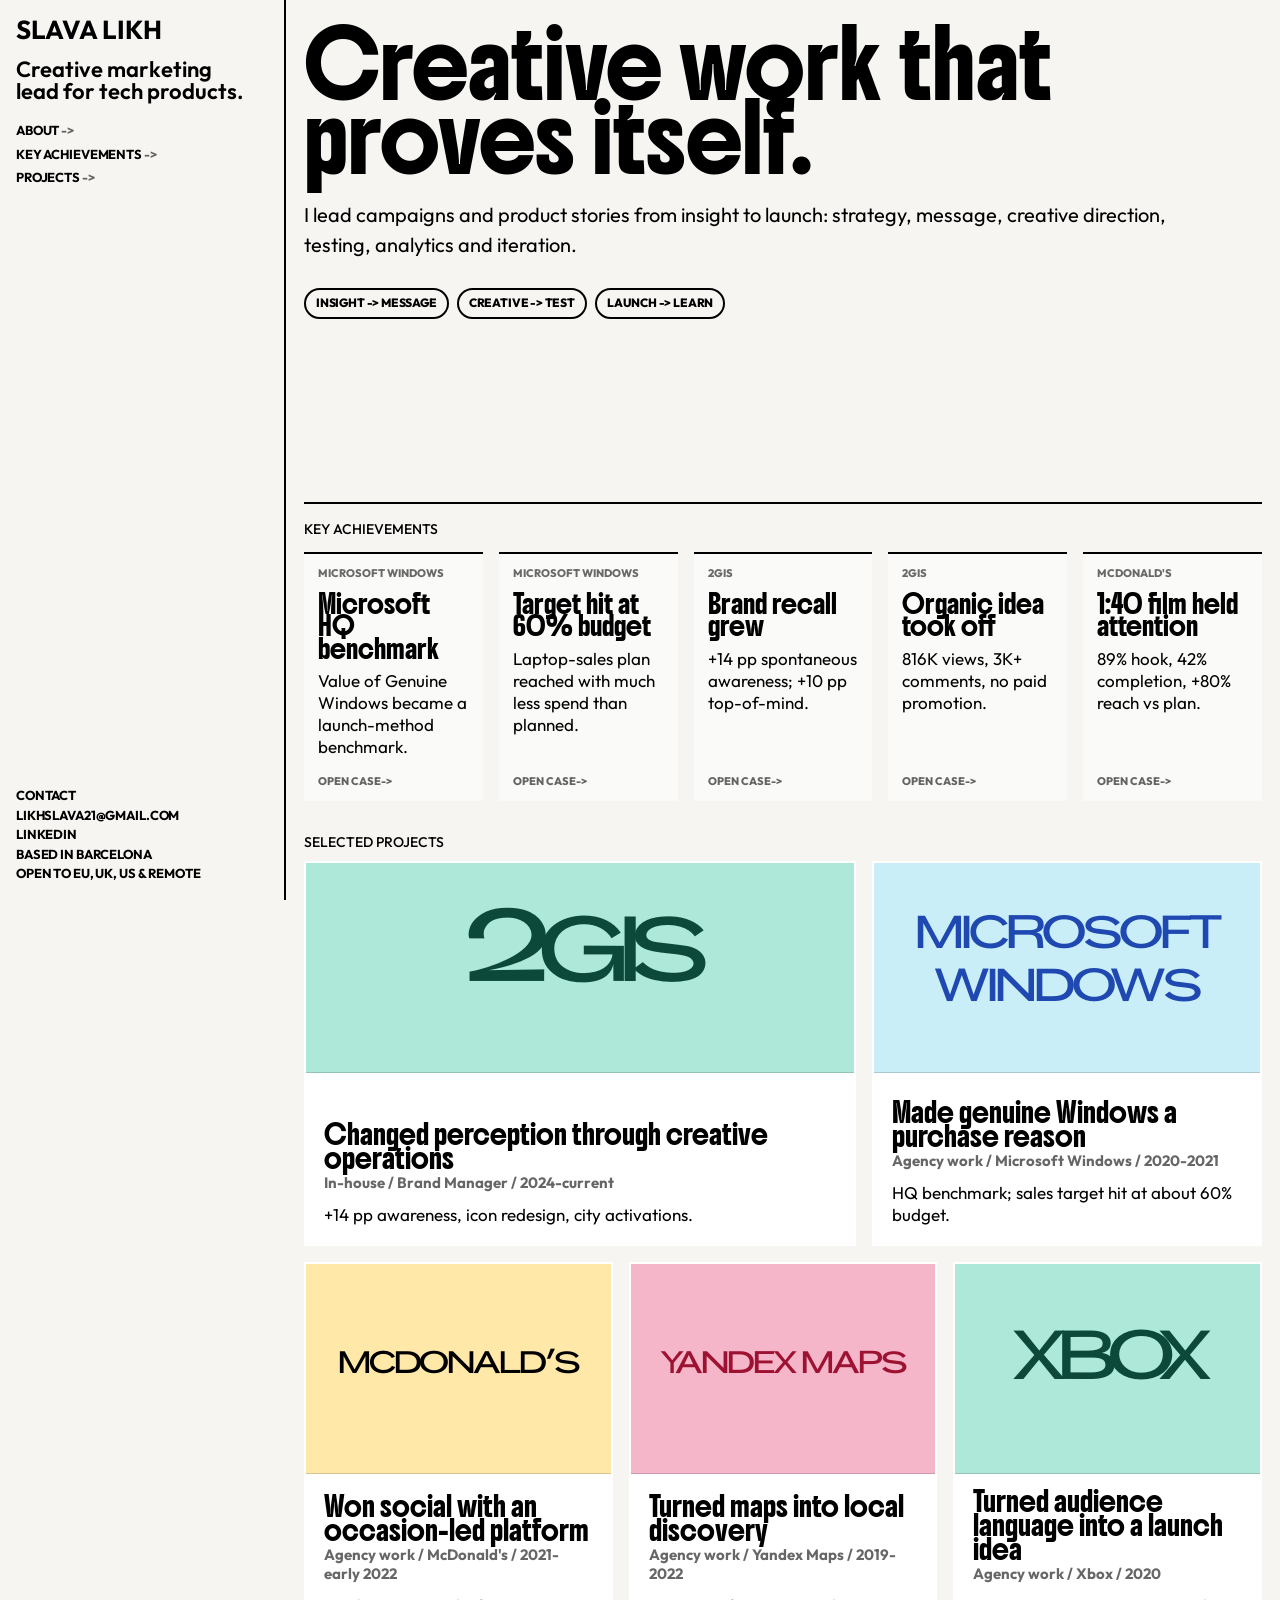
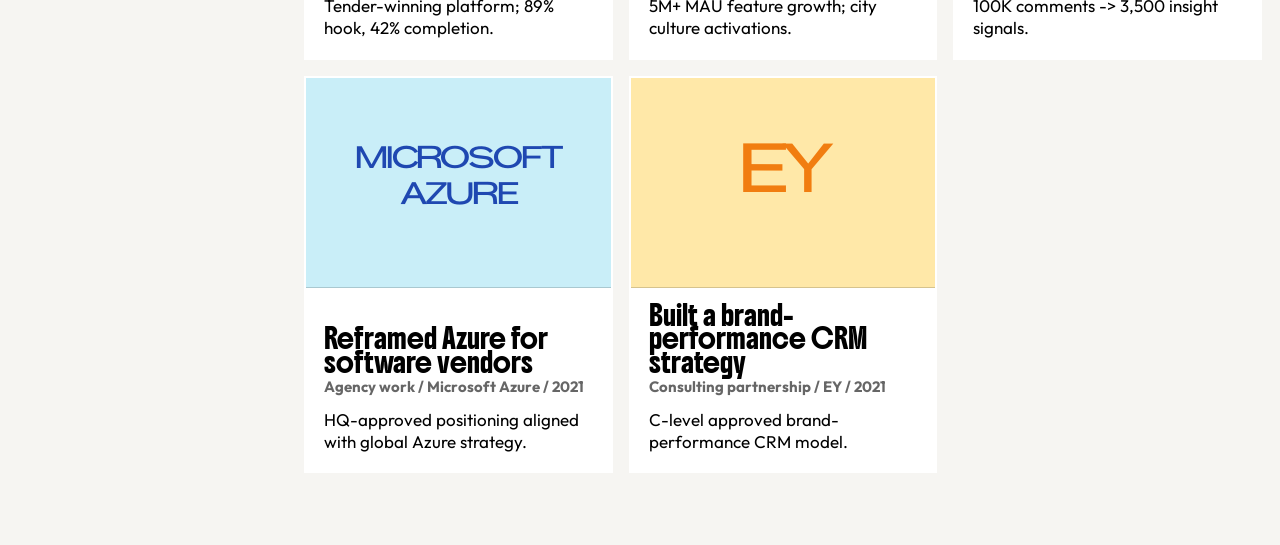
<file: index.html>
<!doctype html>
<html lang="en">
<head>
  <meta charset="utf-8">
  <meta name="viewport" content="width=device-width, initial-scale=1">
  <title>Slava Likh - Creative Marketing Portfolio</title>
  <meta name="description" content="Portfolio of Slava Likh, creative and product marketing lead for tech products.">
  <link rel="preconnect" href="https://fonts.googleapis.com">
  <link rel="preconnect" href="https://fonts.gstatic.com" crossorigin>
  <link href="https://fonts.googleapis.com/css2?family=Boldonse&family=Outfit:wght@400;500;600;700&display=swap" rel="stylesheet">
  <link rel="stylesheet" href="styles.css">
</head>
<body>
  <div class="shell">
    <aside class="rail">
      <div>
        <div class="rail-kicker">SLAVA LIKH</div>
        <div class="bio">
          <p>Creative marketing lead for tech products.</p>
        </div>
        <nav class="rail-links" aria-label="Primary navigation">
          <a href="#about">About</a>
          <a href="#achievements">Key achievements</a>
          <a href="#projects">Projects</a>
        </nav>
      </div>
      <div class="rail-contact">
        <span>Contact</span>
        <a href="mailto:likhslava21@gmail.com">likhslava21@gmail.com</a>
        <a href="https://linkedin.com/in/slavalikh">LinkedIn</a>
        <span>Based in Barcelona</span>
        <span>Open to EU, UK, US & remote</span>
      </div>
    </aside>

    <main class="work">
      <section id="about" class="topbar" aria-label="Introduction">
        <div class="statement">
          <h2>Creative work that proves itself.</h2>
          <p class="lead">I lead campaigns and product stories from insight to launch: strategy, message, creative direction, testing, analytics and iteration.</p>
          <div class="signal-strip" aria-label="Working principles">
            <span>Insight -> message</span>
            <span>Creative -> test</span>
            <span>Launch -> learn</span>
          </div>
        </div>
      </section>

      <h2 id="achievements" class="section-title">Key achievements</h2>
      <section class="proof" aria-label="Key achievements">
        <div class="proof-item">
          <span class="proof-brand">Microsoft Windows</span>
          <strong>Microsoft HQ benchmark</strong>
          <p>Value of Genuine Windows became a launch-method benchmark.</p>
          <a class="proof-link" href="cases/microsoft-windows.html">Open case</a>
        </div>
        <div class="proof-item">
          <span class="proof-brand">Microsoft Windows</span>
          <strong>Target hit at 60% budget</strong>
          <p>Laptop-sales plan reached with much less spend than planned.</p>
          <a class="proof-link" href="cases/microsoft-windows.html">Open case</a>
        </div>
        <div class="proof-item">
          <span class="proof-brand">2GIS</span>
          <strong>Brand recall grew</strong>
          <p>+14 pp spontaneous awareness; +10 pp top-of-mind.</p>
          <a class="proof-link" href="cases/2gis.html">Open case</a>
        </div>
        <div class="proof-item">
          <span class="proof-brand">2GIS</span>
          <strong>Organic idea took off</strong>
          <p>816K views, 3K+ comments, no paid promotion.</p>
          <a class="proof-link" href="cases/2gis.html">Open case</a>
        </div>
        <div class="proof-item">
          <span class="proof-brand">McDonald's</span>
          <strong>1:40 film held attention</strong>
          <p>89% hook, 42% completion, +80% reach vs plan.</p>
          <a class="proof-link" href="cases/mcdonalds.html">Open case</a>
        </div>
      </section>

      <h2 id="projects" class="section-title">Selected projects</h2>
      <section class="project-grid" aria-label="Selected projects">
        <a class="tile large" href="cases/2gis.html">
          <div class="tile-inner">
            <div class="mark two-gis"><span>2GIS</span></div>
            <div>
              <h3 class="tile-title">Changed perception through creative operations</h3>
              <div class="tile-meta">In-house / Brand Manager / 2024-current</div>
              <p class="tile-copy">+14 pp awareness, icon redesign, city activations.</p>
            </div>
          </div>
        </a>

        <a class="tile medium" href="cases/microsoft-windows.html">
          <div class="tile-inner">
            <div class="mark windows"><span>Microsoft Windows</span></div>
            <div>
              <h3 class="tile-title">Made genuine Windows a purchase reason</h3>
              <div class="tile-meta">Agency work / Microsoft Windows / 2020-2021</div>
              <p class="tile-copy">HQ benchmark; sales target hit at about 60% budget.</p>
            </div>
          </div>
        </a>

        <a class="tile small" href="cases/mcdonalds.html">
          <div class="tile-inner">
            <div class="mark mcd"><span>McDonald's</span></div>
            <div>
              <h3 class="tile-title">Won social with an occasion-led platform</h3>
              <div class="tile-meta">Agency work / McDonald's / 2021-early 2022</div>
              <p class="tile-copy">Tender-winning platform; 89% hook, 42% completion.</p>
            </div>
          </div>
        </a>

        <a class="tile small" href="cases/yandex-maps.html">
          <div class="tile-inner">
            <div class="mark ymaps"><span>Yandex Maps</span></div>
            <div>
              <h3 class="tile-title">Turned maps into local discovery</h3>
              <div class="tile-meta">Agency work / Yandex Maps / 2019-2022</div>
              <p class="tile-copy">5M+ MAU feature growth; city culture activations.</p>
            </div>
          </div>
        </a>

        <a class="tile small" href="cases/xbox.html">
          <div class="tile-inner">
            <div class="mark xbox"><span>XBOX</span></div>
            <div>
              <h3 class="tile-title">Turned audience language into a launch idea</h3>
              <div class="tile-meta">Agency work / Xbox / 2020</div>
              <p class="tile-copy">100K comments -> 3,500 insight signals.</p>
            </div>
          </div>
        </a>

        <a class="tile small" href="cases/azure.html">
          <div class="tile-inner">
            <div class="mark azure"><span>Microsoft Azure</span></div>
            <div>
              <h3 class="tile-title">Reframed Azure for software vendors</h3>
              <div class="tile-meta">Agency work / Microsoft Azure / 2021</div>
              <p class="tile-copy">HQ-approved positioning aligned with global Azure strategy.</p>
            </div>
          </div>
        </a>

        <a class="tile small" href="cases/ey.html">
          <div class="tile-inner">
            <div class="mark ey"><span>EY</span></div>
            <div>
              <h3 class="tile-title">Built a brand-performance CRM strategy</h3>
              <div class="tile-meta">Consulting partnership / EY / 2021</div>
              <p class="tile-copy">C-level approved brand-performance CRM model.</p>
            </div>
          </div>
        </a>
      </section>
    </main>
  </div>
</body>
</html>
</file>
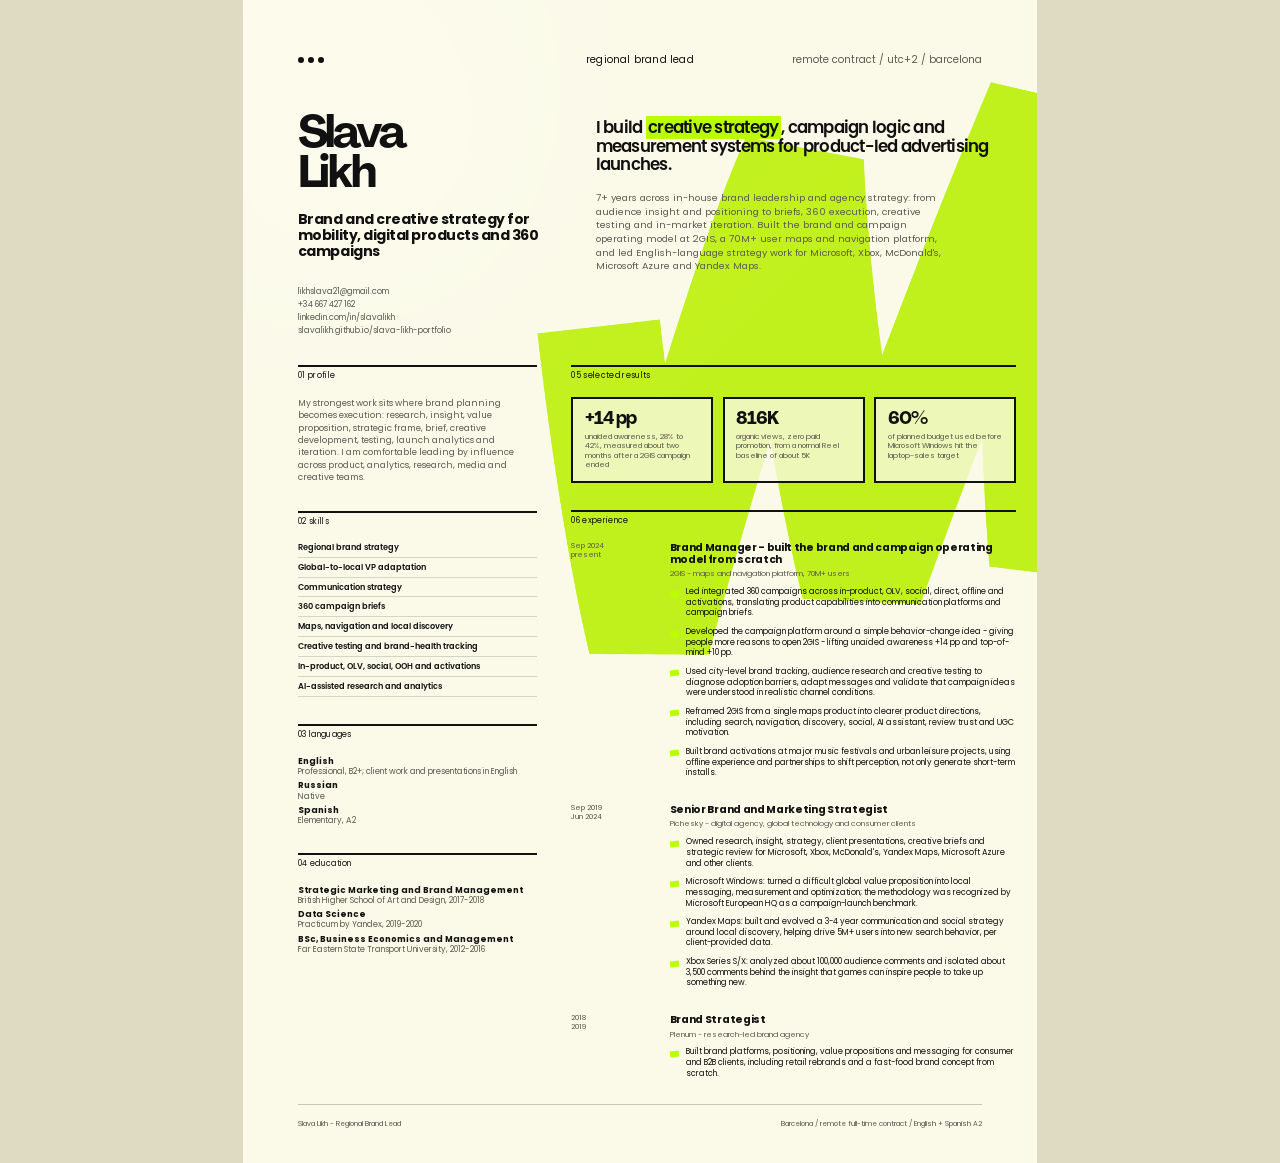
<file: applications/indrive-regional-brand-lead/index.html>
<!DOCTYPE html>
<html lang="en">
<head>
<meta charset="UTF-8">
<meta name="viewport" content="width=device-width, initial-scale=1.0">
<title>Slava Likh - Regional Brand Lead</title>
<style>
  @font-face {
    font-family: "Poppins";
    src: url("assets/Poppins-Regular.ttf") format("truetype");
    font-weight: 400;
    font-style: normal;
  }
  @font-face {
    font-family: "Poppins";
    src: url("assets/Poppins-SemiBold.otf") format("opentype");
    font-weight: 600;
    font-style: normal;
  }
  @font-face {
    font-family: "Poppins";
    src: url("assets/Poppins-Bold.ttf") format("truetype");
    font-weight: 700;
    font-style: normal;
  }
  @font-face {
    font-family: "PPAgrandir";
    src: url("assets/PPAgrandir-Bold.otf") format("opentype");
    font-weight: 700;
    font-style: normal;
  }

  @page {
    size: A4;
    margin: 0;
  }

  :root {
    --paper: #fbfae8;
    --ink: #111111;
    --muted: #5d5b52;
    --soft: #e5e1c9;
    --lime: #baff00;
  }

  * {
    box-sizing: border-box;
  }

  html,
  body {
    margin: 0;
    background: #dedbc2;
    color: var(--ink);
    font-family: "Poppins", Arial, sans-serif;
    -webkit-font-smoothing: antialiased;
  }

  body {
    font-size: 10px;
    line-height: 1.36;
  }

  a {
    color: inherit;
    text-decoration: none;
  }

  .page {
    position: relative;
    width: 210mm;
    min-height: 297mm;
    margin: 0 auto;
    overflow: hidden;
    background: var(--paper);
  }

  .brand-line {
    position: absolute;
    z-index: 0;
    top: 21mm;
    right: -72mm;
    width: 204mm;
    opacity: 1;
    pointer-events: none;
    transform: rotate(-1deg);
  }

  .paper-noise {
    position: absolute;
    inset: 0;
    z-index: 1;
    pointer-events: none;
    background:
      radial-gradient(circle at 16% 12%, rgba(255,255,255,.32), rgba(255,255,255,0) 22%),
      linear-gradient(135deg, rgba(255,255,255,.24), rgba(255,255,255,0) 44%);
    mix-blend-mode: soft-light;
  }

  .content {
    position: relative;
    z-index: 2;
    padding: 14mm 14.5mm 13mm;
  }

  .topbar {
    display: grid;
    grid-template-columns: 1fr auto 1fr;
    align-items: center;
    gap: 12mm;
    margin-bottom: 12mm;
    font-size: 10px;
  }

  .dots {
    display: flex;
    gap: 4px;
  }

  .dot {
    width: 6px;
    height: 6px;
    border-radius: 50%;
    background: var(--ink);
  }

  .topbar-center {
    text-align: center;
    letter-spacing: .02em;
  }

  .topbar-right {
    text-align: right;
    color: var(--muted);
  }

  .hero {
    display: grid;
    grid-template-columns: 38% 62%;
    gap: 10mm;
    margin-bottom: 8mm;
  }

  .name {
    font-family: "PPAgrandir", "Poppins", Arial, sans-serif;
    font-size: 45px;
    line-height: .89;
    letter-spacing: -.055em;
    max-width: 86mm;
  }

  .role {
    margin-top: 5mm;
    max-width: 64mm;
    font-size: 14px;
    line-height: 1.15;
    font-weight: 700;
    letter-spacing: -.035em;
  }

  .contacts {
    display: grid;
    gap: 3px;
    margin-top: 7mm;
    color: var(--muted);
    font-size: 8.2px;
    line-height: 1.22;
  }

  .lead {
    max-width: 106mm;
    padding-top: 2mm;
    font-size: 16.6px;
    line-height: 1.1;
    font-weight: 600;
    letter-spacing: -.045em;
  }

  .lead mark,
  .hl {
    display: inline;
    padding: 0 .15em;
    background: var(--lime);
    color: var(--ink);
    box-decoration-break: clone;
    -webkit-box-decoration-break: clone;
  }

  .sublead {
    max-width: 94mm;
    margin-top: 4.5mm;
    color: var(--muted);
    font-size: 9.6px;
    line-height: 1.42;
  }

  .grid {
    display: grid;
    grid-template-columns: 35% 65%;
    gap: 9mm;
  }

  .section {
    margin-bottom: 7.2mm;
  }

  .section-title {
    display: flex;
    align-items: center;
    justify-content: flex-start;
    gap: 10px;
    padding-top: 5px;
    margin-bottom: 4.5mm;
    border-top: 2px solid var(--ink);
    font-size: 8px;
    line-height: 1;
    text-transform: lowercase;
    letter-spacing: .04em;
  }

  .section-title span:last-child {
    display: none;
  }

  .profile {
    color: var(--muted);
    font-size: 8.75px;
    line-height: 1.42;
  }

  .skills {
    display: grid;
    grid-template-columns: 1fr;
    gap: 5px;
  }

  .skill {
    padding-bottom: 4px;
    border-bottom: 1px solid rgba(17,17,17,.16);
    font-size: 8.2px;
    line-height: 1.2;
    font-weight: 600;
  }

  .small-list {
    display: grid;
    gap: 4px;
    font-size: 8.2px;
    line-height: 1.26;
  }

  .small-list strong {
    display: block;
    font-size: 8.5px;
    line-height: 1.2;
  }

  .small-list span {
    color: var(--muted);
  }

  .evidence {
    display: grid;
    grid-template-columns: repeat(3, 1fr);
    gap: 2.6mm;
    margin-bottom: 4.5mm;
  }

  .metric {
    min-height: 22mm;
    padding: 3mm;
    border: 2px solid var(--ink);
    background: rgba(251,250,232,.76);
  }

  .metric .value {
    margin-bottom: 1.25mm;
    font-family: "PPAgrandir", "Poppins", Arial, sans-serif;
    font-size: 18px;
    line-height: .95;
    letter-spacing: -.06em;
  }

  .metric .label {
    font-size: 7.6px;
    line-height: 1.24;
    color: var(--muted);
  }

  .jobs {
    display: grid;
    gap: 4.8mm;
  }

  .job {
    display: grid;
    grid-template-columns: 21mm 1fr;
    gap: 5mm;
  }

  .date {
    color: var(--muted);
    font-size: 7.3px;
    line-height: 1.2;
  }

  .job-title {
    margin-bottom: 1mm;
    font-size: 10.4px;
    line-height: 1.13;
    font-weight: 700;
    letter-spacing: -.03em;
  }

  .company {
    margin-bottom: 2mm;
    color: var(--muted);
    font-size: 7.7px;
    line-height: 1.2;
  }

  ul {
    margin: 0;
    padding: 0;
    list-style: none;
  }

  li {
    position: relative;
    margin-bottom: 2.1mm;
    padding-left: 4.2mm;
    font-size: 8.15px;
    line-height: 1.31;
  }

  li::before {
    content: "";
    position: absolute;
    top: .55em;
    left: 0;
    width: 2.4mm;
    height: 1.7mm;
    background: var(--lime);
    transform: rotate(-5deg);
  }

  .footer-line {
    position: absolute;
    right: 14.5mm;
    bottom: 9mm;
    left: 14.5mm;
    display: flex;
    align-items: center;
    justify-content: space-between;
    z-index: 3;
    color: var(--muted);
    font-size: 7px;
  }

  .footer-line::before {
    content: "";
    position: absolute;
    top: -4mm;
    right: 0;
    left: 0;
    height: 1px;
    background: rgba(17,17,17,.22);
  }

  @media screen and (max-width: 600px) {
    body {
      background: var(--paper);
    }

    .page {
      width: 100%;
      min-height: 0;
    }

    .content {
      padding: 22px;
    }

    .brand-line {
      top: 40px;
      right: -220px;
      width: 720px;
    }

    .topbar,
    .hero,
    .grid,
    .job {
      grid-template-columns: 1fr;
    }

    .topbar {
      gap: 10px;
      margin-bottom: 30px;
    }

    .topbar-center,
    .topbar-right {
      text-align: left;
    }

    .name {
      font-size: 48px;
    }

    .hero {
      gap: 22px;
      margin-bottom: 24px;
    }

    .contacts {
      margin-top: 20px;
    }

    .lead {
      font-size: 20px;
    }

    .evidence {
      grid-template-columns: 1fr;
      gap: 8px;
      margin-bottom: 18px;
    }

    .metric {
      display: grid;
      grid-template-columns: 82px 1fr;
      align-items: center;
      gap: 10px;
      min-height: 0;
      padding: 13px 14px;
    }

    .metric .value {
      margin-bottom: 0;
      font-size: 28px;
    }

    .grid > aside {
      order: 2;
    }

    .grid > section {
      order: 1;
    }

    .footer-line {
      position: relative;
      right: auto;
      bottom: auto;
      left: auto;
      margin: 24px 22px 18px;
    }
  }

  @media print {
    html,
    body {
      width: 210mm;
      background: var(--paper);
    }

    .page {
      margin: 0;
      box-shadow: none;
    }
  }
</style>
</head>
<body>
<main class="page">
  <img class="brand-line" src="assets/brand-line.png" alt="">
  <div class="paper-noise"></div>

  <div class="content">
    <header class="topbar">
      <div class="dots" aria-hidden="true">
        <span class="dot"></span>
        <span class="dot"></span>
        <span class="dot"></span>
      </div>
      <div class="topbar-center">regional brand lead</div>
      <div class="topbar-right">remote contract / utc+2 / barcelona</div>
    </header>

    <section class="hero" aria-label="Intro">
      <div>
        <div class="name">Slava<br>Likh</div>
        <div class="role">Brand and creative strategy for mobility, digital products and 360 campaigns</div>
        <div class="contacts">
          <a href="mailto:likhslava21@gmail.com">likhslava21@gmail.com</a>
          <a href="tel:+34667427162">+34 667 427 162</a>
          <a href="https://linkedin.com/in/slavalikh">linkedin.com/in/slavalikh</a>
          <a href="https://slavalikh.github.io/slava-likh-portfolio/">slavalikh.github.io/slava-likh-portfolio</a>
        </div>
      </div>

      <div>
        <div class="lead">
          I build <mark>creative strategy</mark>, campaign logic and measurement systems for product-led advertising launches.
        </div>
        <p class="sublead">
          7+ years across in-house brand leadership and agency strategy: from audience insight and positioning to briefs, 360 execution, creative testing and in-market iteration. Built the brand and campaign operating model at 2GIS, a 70M+ user maps and navigation platform, and led English-language strategy work for Microsoft, Xbox, McDonald's, Microsoft Azure and Yandex Maps.
        </p>
      </div>
    </section>

    <section class="grid">
      <aside>
        <section class="section">
          <div class="section-title"><span>01 profile</span><span>fit</span></div>
          <p class="profile">
            My strongest work sits where brand planning becomes execution: research, insight, value proposition, strategic frame, brief, creative development, testing, launch analytics and iteration. I am comfortable leading by influence across product, analytics, research, media and creative teams.
          </p>
        </section>

        <section class="section">
          <div class="section-title"><span>02 skills</span><span>stack</span></div>
          <div class="skills">
            <div class="skill">Regional brand strategy</div>
            <div class="skill">Global-to-local VP adaptation</div>
            <div class="skill">Communication strategy</div>
            <div class="skill">360 campaign briefs</div>
            <div class="skill">Maps, navigation and local discovery</div>
            <div class="skill">Creative testing and brand-health tracking</div>
            <div class="skill">In-product, OLV, social, OOH and activations</div>
            <div class="skill">AI-assisted research and analytics</div>
          </div>
        </section>

        <section class="section">
          <div class="section-title"><span>03 languages</span><span>work</span></div>
          <div class="small-list">
            <div><strong>English</strong><span>Professional, B2+; client work and presentations in English</span></div>
            <div><strong>Russian</strong><span>Native</span></div>
            <div><strong>Spanish</strong><span>Elementary, A2</span></div>
          </div>
        </section>

        <section class="section">
          <div class="section-title"><span>04 education</span><span>base</span></div>
          <div class="small-list">
            <div><strong>Strategic Marketing and Brand Management</strong><span>British Higher School of Art and Design, 2017-2018</span></div>
            <div><strong>Data Science</strong><span>Practicum by Yandex, 2019-2020</span></div>
            <div><strong>BSc, Business Economics and Management</strong><span>Far Eastern State Transport University, 2012-2016</span></div>
          </div>
        </section>
      </aside>

      <section>
        <section class="section">
          <div class="section-title"><span>05 selected results</span><span>evidence</span></div>
          <div class="evidence">
            <div class="metric">
              <div class="value">+14 pp</div>
              <div class="label">unaided awareness, 28% to 42%, measured about two months after a 2GIS campaign ended</div>
            </div>
            <div class="metric">
              <div class="value">816K</div>
              <div class="label">organic views, zero paid promotion, from a normal Reel baseline of about 5K</div>
            </div>
            <div class="metric">
              <div class="value">60%</div>
              <div class="label">of planned budget used before Microsoft Windows hit the laptop-sales target</div>
            </div>
          </div>
        </section>

        <section class="section">
          <div class="section-title"><span>06 experience</span><span>work</span></div>
          <div class="jobs">
            <article class="job">
              <div class="date">Sep 2024<br>present</div>
              <div>
                <div class="job-title">Brand Manager - built the brand and campaign operating model from scratch</div>
                <div class="company">2GIS - maps and navigation platform, 70M+ users</div>
                <ul>
                  <li>Led integrated 360 campaigns across in-product, OLV, social, direct, offline and activations, translating product capabilities into communication platforms and campaign briefs.</li>
                  <li>Developed the campaign platform around a simple behavior-change idea - giving people more reasons to open 2GIS - lifting unaided awareness +14 pp and top-of-mind +10 pp.</li>
                  <li>Used city-level brand tracking, audience research and creative testing to diagnose adoption barriers, adapt messages and validate that campaign ideas were understood in realistic channel conditions.</li>
                  <li>Reframed 2GIS from a single maps product into clearer product directions, including search, navigation, discovery, social, AI assistant, review trust and UGC motivation.</li>
                  <li>Built brand activations at major music festivals and urban leisure projects, using offline experience and partnerships to shift perception, not only generate short-term installs.</li>
                </ul>
              </div>
            </article>

            <article class="job">
              <div class="date">Sep 2019<br>Jun 2024</div>
              <div>
                <div class="job-title">Senior Brand and Marketing Strategist</div>
                <div class="company">Pichesky - digital agency, global technology and consumer clients</div>
                <ul>
                  <li>Owned research, insight, strategy, client presentations, creative briefs and strategic review for Microsoft, Xbox, McDonald's, Yandex Maps, Microsoft Azure and other clients.</li>
                  <li>Microsoft Windows: turned a difficult global value proposition into local messaging, measurement and optimization; the methodology was recognized by Microsoft European HQ as a campaign-launch benchmark.</li>
                  <li>Yandex Maps: built and evolved a 3-4 year communication and social strategy around local discovery, helping drive 5M+ users into new search behavior, per client-provided data.</li>
                  <li>Xbox Series S/X: analyzed about 100,000 audience comments and isolated about 3,500 comments behind the insight that games can inspire people to take up something new.</li>
                </ul>
              </div>
            </article>

            <article class="job">
              <div class="date">2018<br>2019</div>
              <div>
                <div class="job-title">Brand Strategist</div>
                <div class="company">Plenum - research-led brand agency</div>
                <ul>
                  <li>Built brand platforms, positioning, value propositions and messaging for consumer and B2B clients, including retail rebrands and a fast-food brand concept from scratch.</li>
                </ul>
              </div>
            </article>
          </div>
        </section>
      </section>
    </section>
  </div>

  <div class="footer-line">
    <span>Slava Likh - Regional Brand Lead</span>
    <span>Barcelona / remote full-time contract / English + Spanish A2</span>
  </div>
</main>
</body>
</html>
</file>
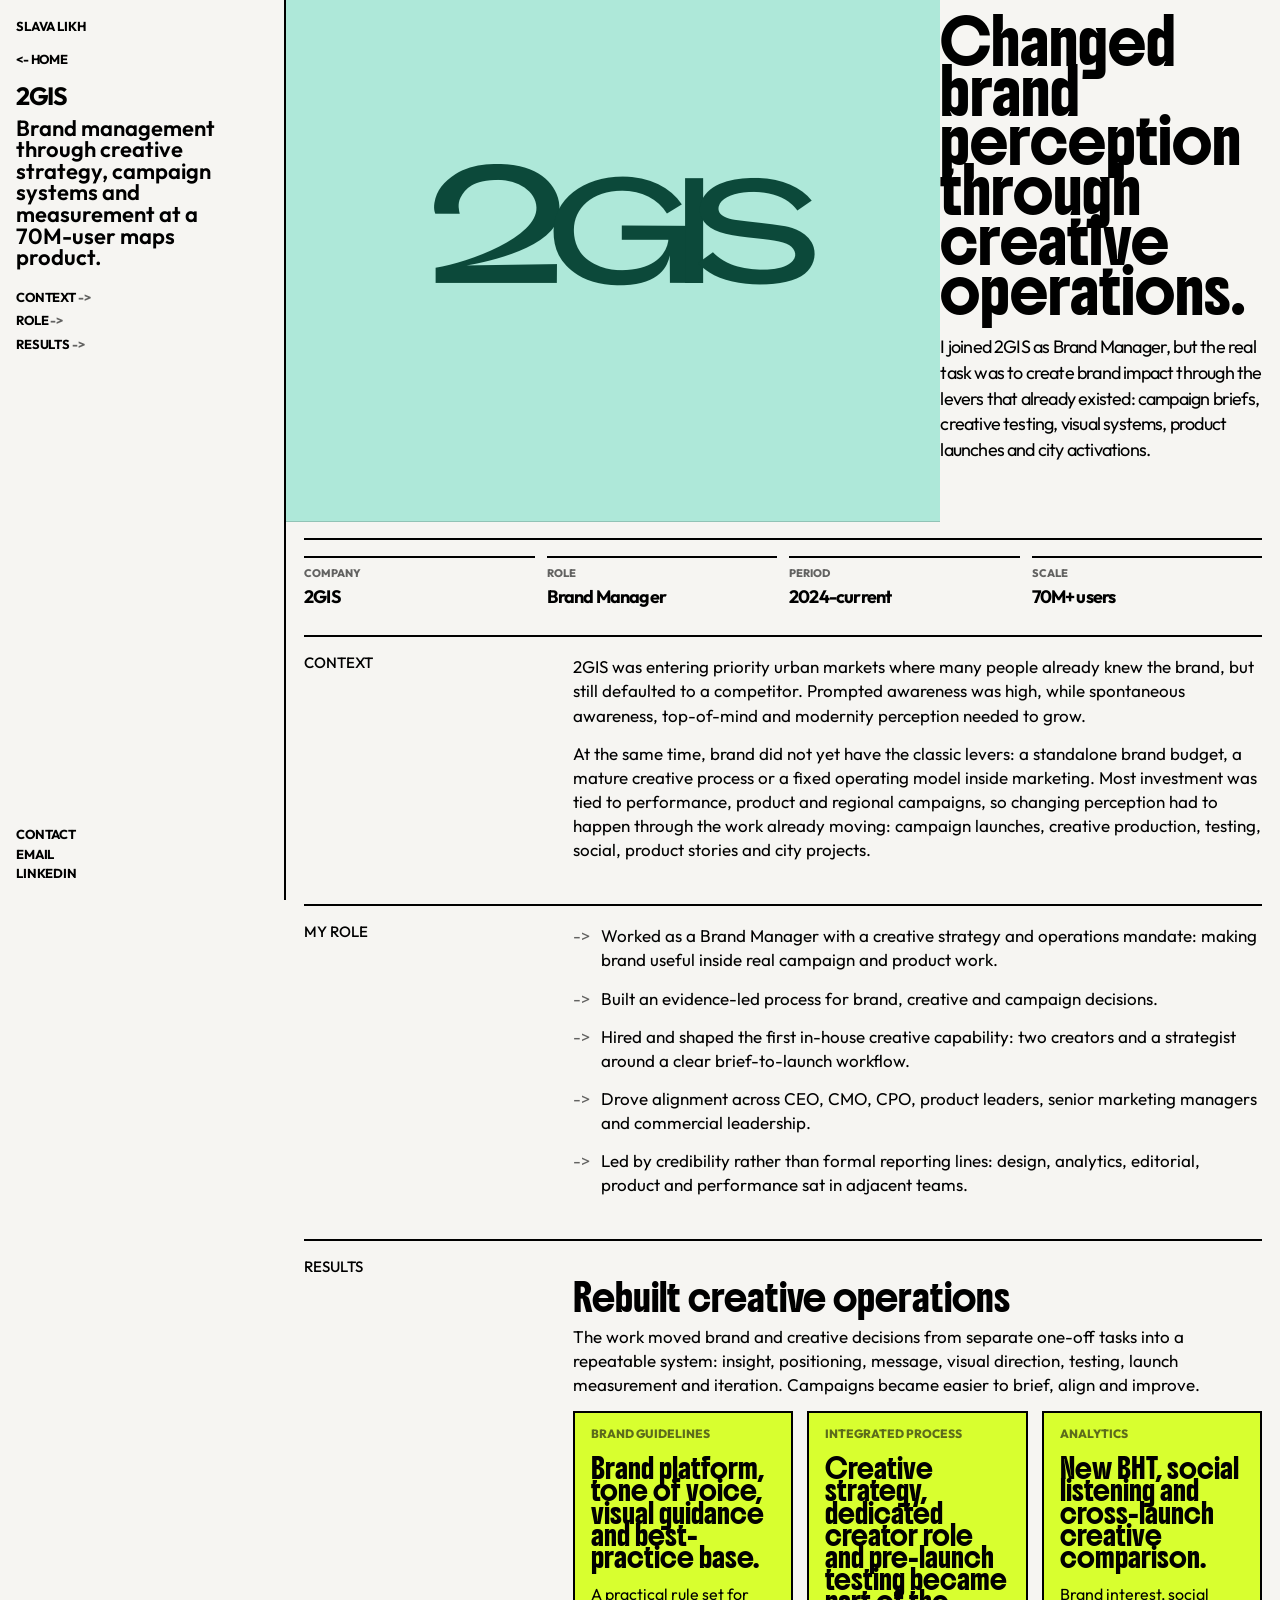
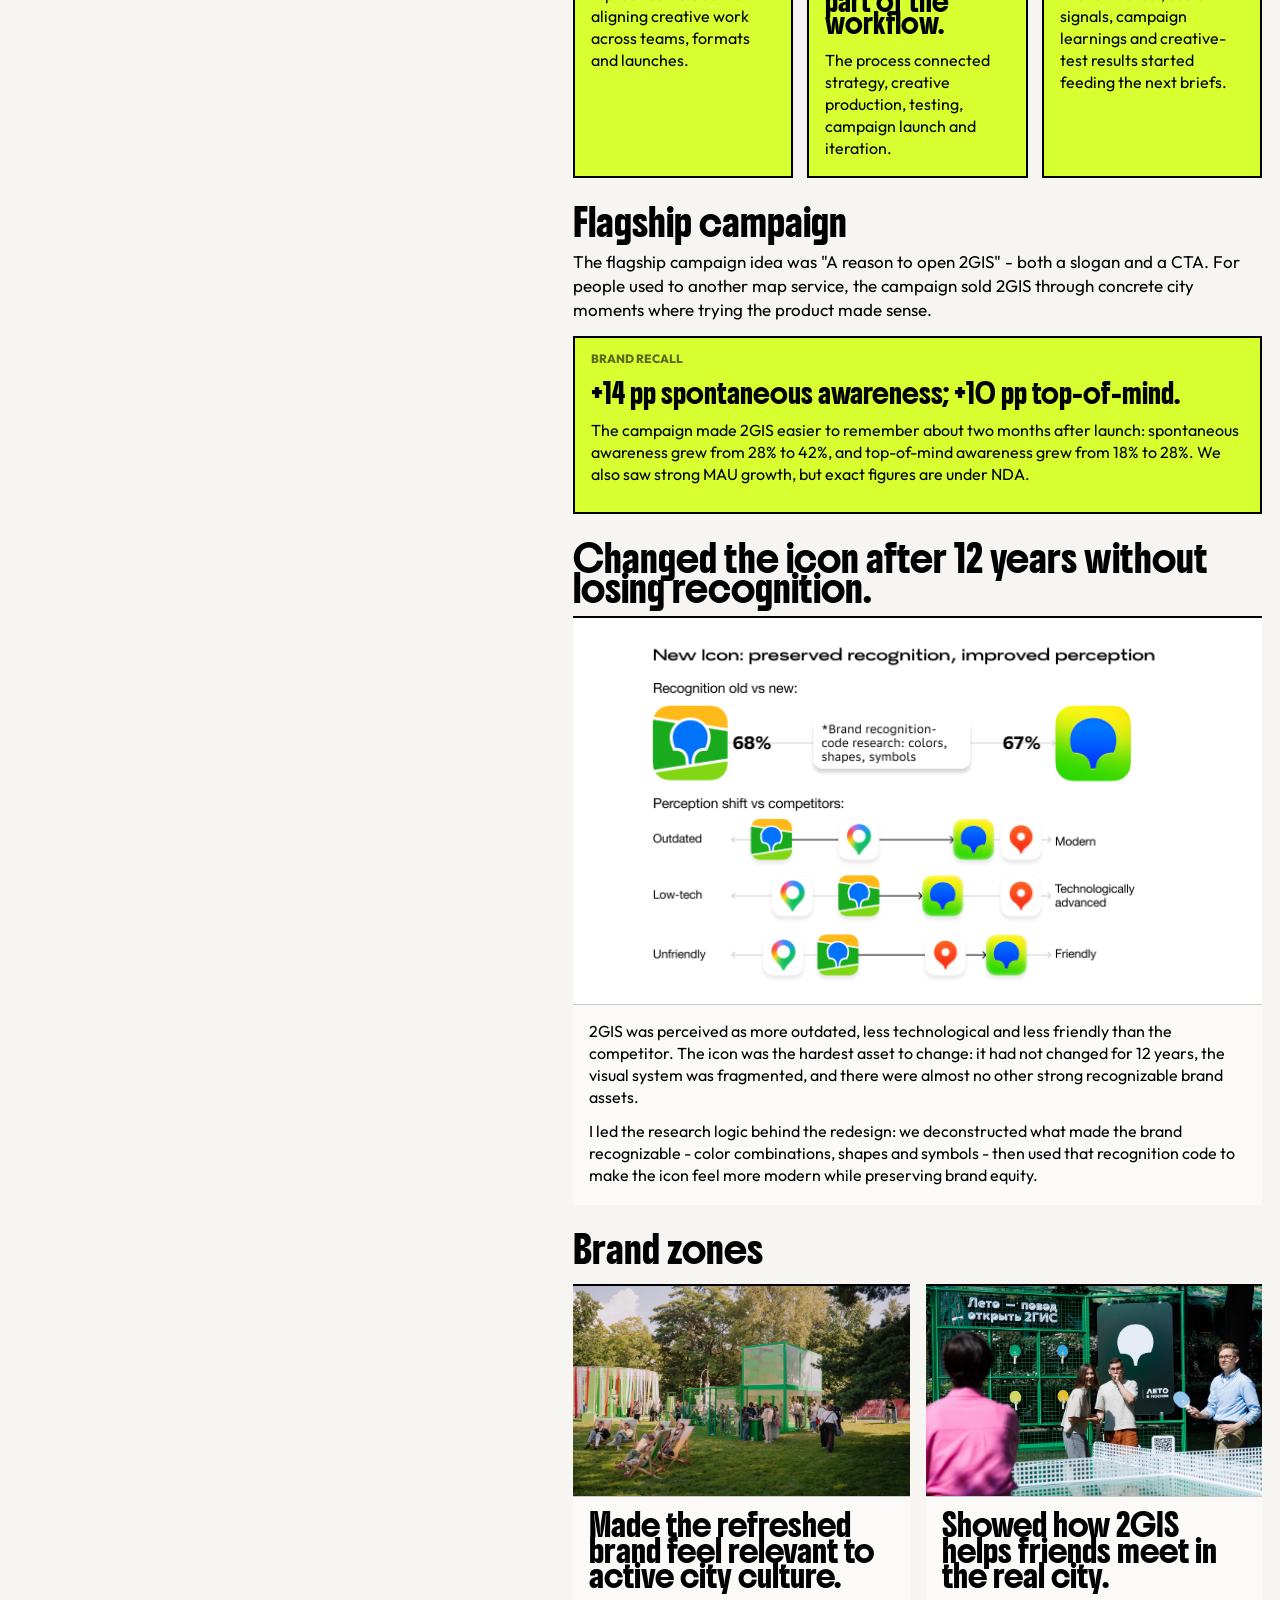
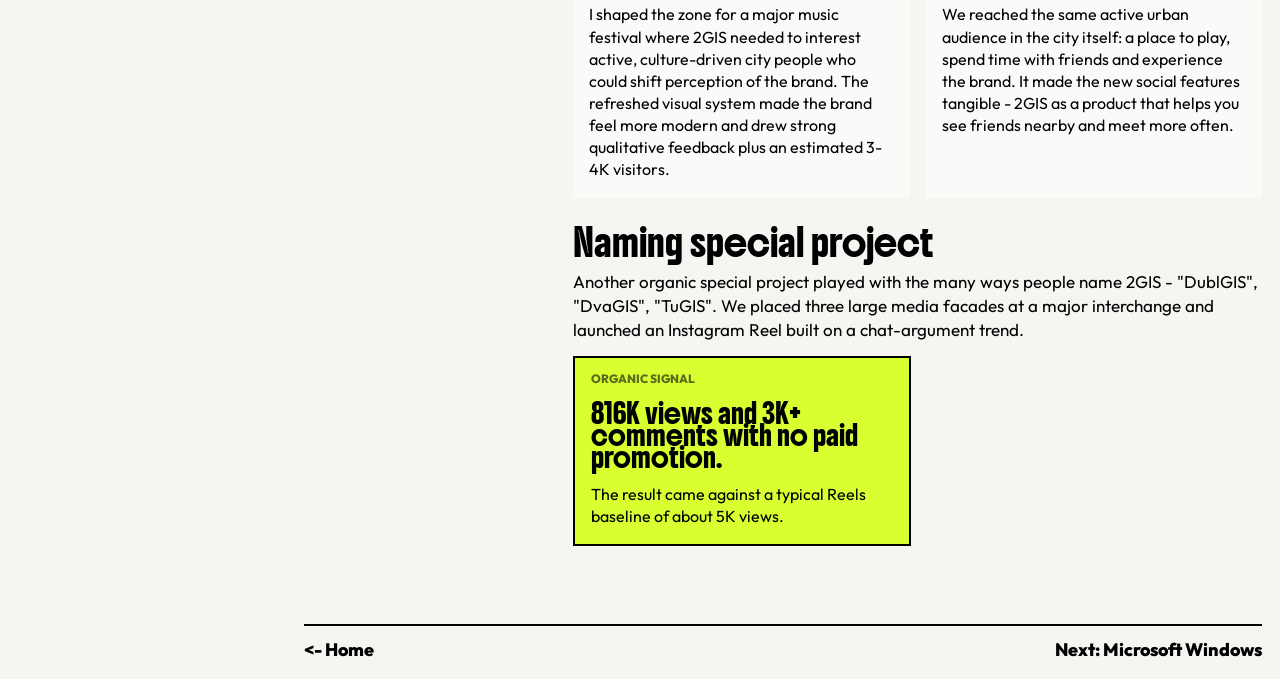
<file: cases/2gis.html>
<!doctype html>
<html lang="en">
<head>
  <meta charset="utf-8">
  <meta name="viewport" content="width=device-width, initial-scale=1">
  <title>2GIS - Creative Effectiveness and Integrated Campaigns | Slava Likh</title>
  <link rel="preconnect" href="https://fonts.googleapis.com">
  <link rel="preconnect" href="https://fonts.gstatic.com" crossorigin>
  <link href="https://fonts.googleapis.com/css2?family=Boldonse&family=Outfit:wght@400;500;600;700&display=swap" rel="stylesheet">
  <link rel="stylesheet" href="../styles.css">
</head>
<body>
  <div class="case-shell">
    <aside class="rail">
      <div>
        <div class="rail-kicker"><a href="../index.html">SLAVA LIKH</a></div>
        <a class="home-link" href="../index.html">&lt;- Home</a>
        <div class="bio">
          <h1>2GIS</h1>
          <p>Brand management through creative strategy, campaign systems and measurement at a 70M-user maps product.</p>
        </div>
        <nav class="rail-links">
          <a href="#context">Context</a>
          <a href="#role">Role</a>
          <a href="#results">Results</a>
        </nav>
      </div>
      <div class="rail-contact">
        <span>Contact</span>
        <a href="mailto:likhslava21@gmail.com">Email</a>
        <a href="https://linkedin.com/in/slavalikh">LinkedIn</a>
      </div>
    </aside>

    <main class="case-main">
      <section class="case-hero">
        <div class="case-wordmark mark two-gis"><span>2GIS</span></div>
        <div class="case-intro">
          <h1>Changed brand perception through creative operations.</h1>
          <p class="case-intro-compact">I joined 2GIS as Brand Manager, but the real task was to create brand impact through the levers that already existed: campaign briefs, creative testing, visual systems, product launches and city activations.</p>
        </div>
      </section>

      <section class="case-meta" aria-label="Case facts">
        <div><span>Company</span><b>2GIS</b></div>
        <div><span>Role</span><b>Brand Manager</b></div>
        <div><span>Period</span><b>2024-current</b></div>
        <div><span>Scale</span><b>70M+ users</b></div>
      </section>

      <section id="context" class="case-section">
        <h2>Context</h2>
        <div>
          <p>2GIS was entering priority urban markets where many people already knew the brand, but still defaulted to a competitor. Prompted awareness was high, while spontaneous awareness, top-of-mind and modernity perception needed to grow.</p>
          <p>At the same time, brand did not yet have the classic levers: a standalone brand budget, a mature creative process or a fixed operating model inside marketing. Most investment was tied to performance, product and regional campaigns, so changing perception had to happen through the work already moving: campaign launches, creative production, testing, social, product stories and city projects.</p>
        </div>
      </section>

      <section id="role" class="case-section">
        <h2>My role</h2>
        <div>
          <ul>
            <li>Worked as a Brand Manager with a creative strategy and operations mandate: making brand useful inside real campaign and product work.</li>
            <li>Built an evidence-led process for brand, creative and campaign decisions.</li>
            <li>Hired and shaped the first in-house creative capability: two creators and a strategist around a clear brief-to-launch workflow.</li>
            <li>Drove alignment across CEO, CMO, CPO, product leaders, senior marketing managers and commercial leadership.</li>
            <li>Led by credibility rather than formal reporting lines: design, analytics, editorial, product and performance sat in adjacent teams.</li>
          </ul>
        </div>
      </section>

      <section id="results" class="case-section">
        <h2>Results</h2>
        <div>
          <div class="result-cluster">
            <h3>Rebuilt creative operations</h3>
            <p>The work moved brand and creative decisions from separate one-off tasks into a repeatable system: insight, positioning, message, visual direction, testing, launch measurement and iteration. Campaigns became easier to brief, align and improve.</p>
            <div class="result-grid result-grid-three" aria-label="2GIS operating system results">
              <article class="result-card">
                <span>Brand guidelines</span>
                <strong>Brand platform, tone of voice, visual guidance and best-practice base.</strong>
                <p>A practical rule set for aligning creative work across teams, formats and launches.</p>
              </article>
              <article class="result-card">
                <span>Integrated process</span>
                <strong>Creative strategy, dedicated creator role and pre-launch testing became part of the workflow.</strong>
                <p>The process connected strategy, creative production, testing, campaign launch and iteration.</p>
              </article>
              <article class="result-card">
                <span>Analytics</span>
                <strong>New BHT, social listening and cross-launch creative comparison.</strong>
                <p>Brand interest, social signals, campaign learnings and creative-test results started feeding the next briefs.</p>
              </article>
            </div>
          </div>

          <div class="result-cluster">
            <h3>Flagship campaign</h3>
            <p>The flagship campaign idea was "A reason to open 2GIS" - both a slogan and a CTA. For people used to another map service, the campaign sold 2GIS through concrete city moments where trying the product made sense.</p>
            <div class="result-grid" aria-label="2GIS flagship campaign result">
              <article class="result-card result-card-wide">
                <span>Brand recall</span>
                <strong>+14 pp spontaneous awareness; +10 pp top-of-mind.</strong>
                <p>The campaign made 2GIS easier to remember about two months after launch: spontaneous awareness grew from 28% to 42%, and top-of-mind awareness grew from 18% to 28%. We also saw strong MAU growth, but exact figures are under NDA.</p>
              </article>
            </div>
          </div>

          <div class="result-cluster">
            <h3>Changed the icon after 12 years without losing recognition.</h3>
            <article class="visual-case-card visual-case-card-wide">
              <figure>
                <img src="../assets/2gis/new-icon-research.png" alt="2GIS old and new icon research comparing recognition and perception shift">
              </figure>
              <div class="visual-case-copy">
                <p>2GIS was perceived as more outdated, less technological and less friendly than the competitor. The icon was the hardest asset to change: it had not changed for 12 years, the visual system was fragmented, and there were almost no other strong recognizable brand assets.</p>
                <p>I led the research logic behind the redesign: we deconstructed what made the brand recognizable - color combinations, shapes and symbols - then used that recognition code to make the icon feel more modern while preserving brand equity.</p>
              </div>
            </article>
          </div>

          <div class="result-cluster">
            <h3>Brand zones</h3>
            <div class="visual-case-grid" aria-label="2GIS special project result proof">
              <article class="visual-case-card">
                <figure>
                  <img src="../assets/2gis/brandzone-musicfest.jpg" alt="2GIS green brand zone at a music festival">
                </figure>
                <div class="visual-case-copy">
                  <h3>Made the refreshed brand feel relevant to active city culture.</h3>
                  <p>I shaped the zone for a major music festival where 2GIS needed to interest active, culture-driven city people who could shift perception of the brand. The refreshed visual system made the brand feel more modern and drew strong qualitative feedback plus an estimated 3-4K visitors.</p>
                </div>
              </article>

              <article class="visual-case-card">
                <figure>
                  <img src="../assets/2gis/brandzone-summer.jpg" alt="2GIS summer city brand zone with friends playing table tennis">
                </figure>
                <div class="visual-case-copy">
                  <h3>Showed how 2GIS helps friends meet in the real city.</h3>
                  <p>We reached the same active urban audience in the city itself: a place to play, spend time with friends and experience the brand. It made the new social features tangible - 2GIS as a product that helps you see friends nearby and meet more often.</p>
                </div>
              </article>
            </div>
          </div>

          <div class="result-cluster">
            <h3>Naming special project</h3>
            <p>Another organic special project played with the many ways people name 2GIS - "DublGIS", "DvaGIS", "TuGIS". We placed three large media facades at a major interchange and launched an Instagram Reel built on a chat-argument trend.</p>
            <div class="result-grid result-grid-compact" aria-label="2GIS naming special project result">
              <article class="result-card">
                <span>Organic signal</span>
                <strong>816K views and 3K+ comments with no paid promotion.</strong>
                <p>The result came against a typical Reels baseline of about 5K views.</p>
              </article>
            </div>
          </div>
        </div>
      </section>

      <nav class="pager">
        <a href="../index.html">&lt;- Home</a>
        <a href="microsoft-windows.html">Next: Microsoft Windows</a>
      </nav>
    </main>
  </div>
</body>
</html>
</file>
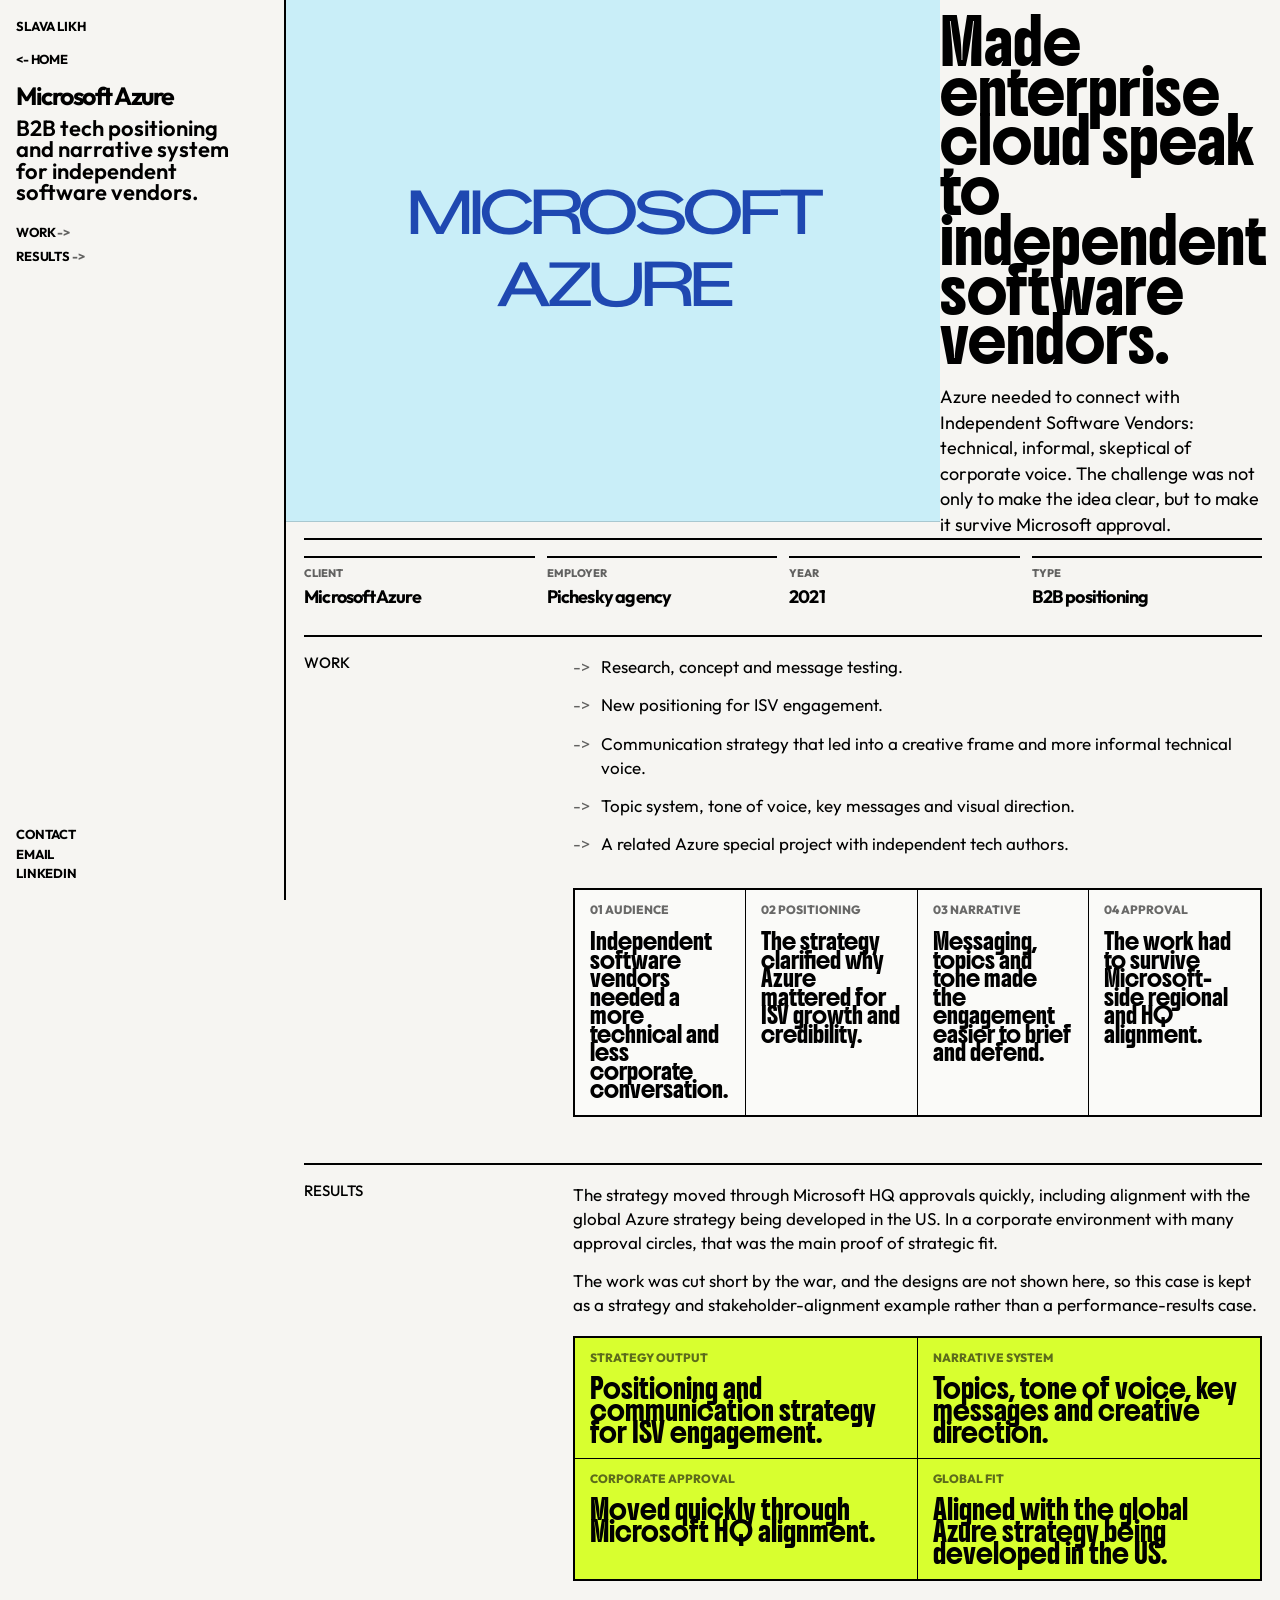
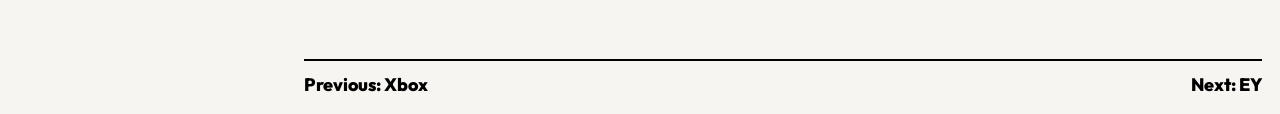
<file: cases/azure.html>
<!doctype html>
<html lang="en">
<head>
  <meta charset="utf-8">
  <meta name="viewport" content="width=device-width, initial-scale=1">
  <title>Microsoft Azure - ISV Engagement | Slava Likh</title>
  <link rel="preconnect" href="https://fonts.googleapis.com">
  <link rel="preconnect" href="https://fonts.gstatic.com" crossorigin>
  <link href="https://fonts.googleapis.com/css2?family=Boldonse&family=Outfit:wght@400;500;600;700&display=swap" rel="stylesheet">
  <link rel="stylesheet" href="../styles.css">
</head>
<body>
  <div class="case-shell">
    <aside class="rail">
      <div><div class="rail-kicker"><a href="../index.html">SLAVA LIKH</a></div><a class="home-link" href="../index.html">&lt;- Home</a><div class="bio"><h1>Microsoft Azure</h1><p>B2B tech positioning and narrative system for independent software vendors.</p></div><nav class="rail-links"><a href="#work">Work</a><a href="#results">Results</a></nav></div>
      <div class="rail-contact"><span>Contact</span><a href="mailto:likhslava21@gmail.com">Email</a><a href="https://linkedin.com/in/slavalikh">LinkedIn</a></div>
    </aside>
    <main class="case-main">
      <section class="case-hero"><div class="case-wordmark mark azure"><span>Microsoft Azure</span></div><div class="case-intro"><h1>Made enterprise cloud speak to independent software vendors.</h1><p>Azure needed to connect with Independent Software Vendors: technical, informal, skeptical of corporate voice. The challenge was not only to make the idea clear, but to make it survive Microsoft approval.</p></div></section>
      <section class="case-meta"><div><span>Client</span><b>Microsoft Azure</b></div><div><span>Employer</span><b>Pichesky agency</b></div><div><span>Year</span><b>2021</b></div><div><span>Type</span><b>B2B positioning</b></div></section>
      <section id="work" class="case-section"><h2>Work</h2><div><ul><li>Research, concept and message testing.</li><li>New positioning for ISV engagement.</li><li>Communication strategy that led into a creative frame and more informal technical voice.</li><li>Topic system, tone of voice, key messages and visual direction.</li><li>A related Azure special project with independent tech authors.</li></ul><div class="method-map" aria-label="Azure stakeholder path"><article><span>01 audience</span><strong>Independent software vendors needed a more technical and less corporate conversation.</strong></article><article><span>02 positioning</span><strong>The strategy clarified why Azure mattered for ISV growth and credibility.</strong></article><article><span>03 narrative</span><strong>Messaging, topics and tone made the engagement easier to brief and defend.</strong></article><article><span>04 approval</span><strong>The work had to survive Microsoft-side regional and HQ alignment.</strong></article></div></div></section>
      <section id="results" class="case-section"><h2>Results</h2><div><p>The strategy moved through Microsoft HQ approvals quickly, including alignment with the global Azure strategy being developed in the US. In a corporate environment with many approval circles, that was the main proof of strategic fit.</p><p>The work was cut short by the war, and the designs are not shown here, so this case is kept as a strategy and stakeholder-alignment example rather than a performance-results case.</p><div class="result-panel" aria-label="Azure results"><div class="result-item"><span>Strategy output</span><strong>Positioning and communication strategy for ISV engagement.</strong></div><div class="result-item"><span>Narrative system</span><strong>Topics, tone of voice, key messages and creative direction.</strong></div><div class="result-item"><span>Corporate approval</span><strong>Moved quickly through Microsoft HQ alignment.</strong></div><div class="result-item"><span>Global fit</span><strong>Aligned with the global Azure strategy being developed in the US.</strong></div></div></div></section>
      <nav class="pager"><a href="xbox.html">Previous: Xbox</a><a href="ey.html">Next: EY</a></nav>
    </main>
  </div>
</body>
</html>
</file>
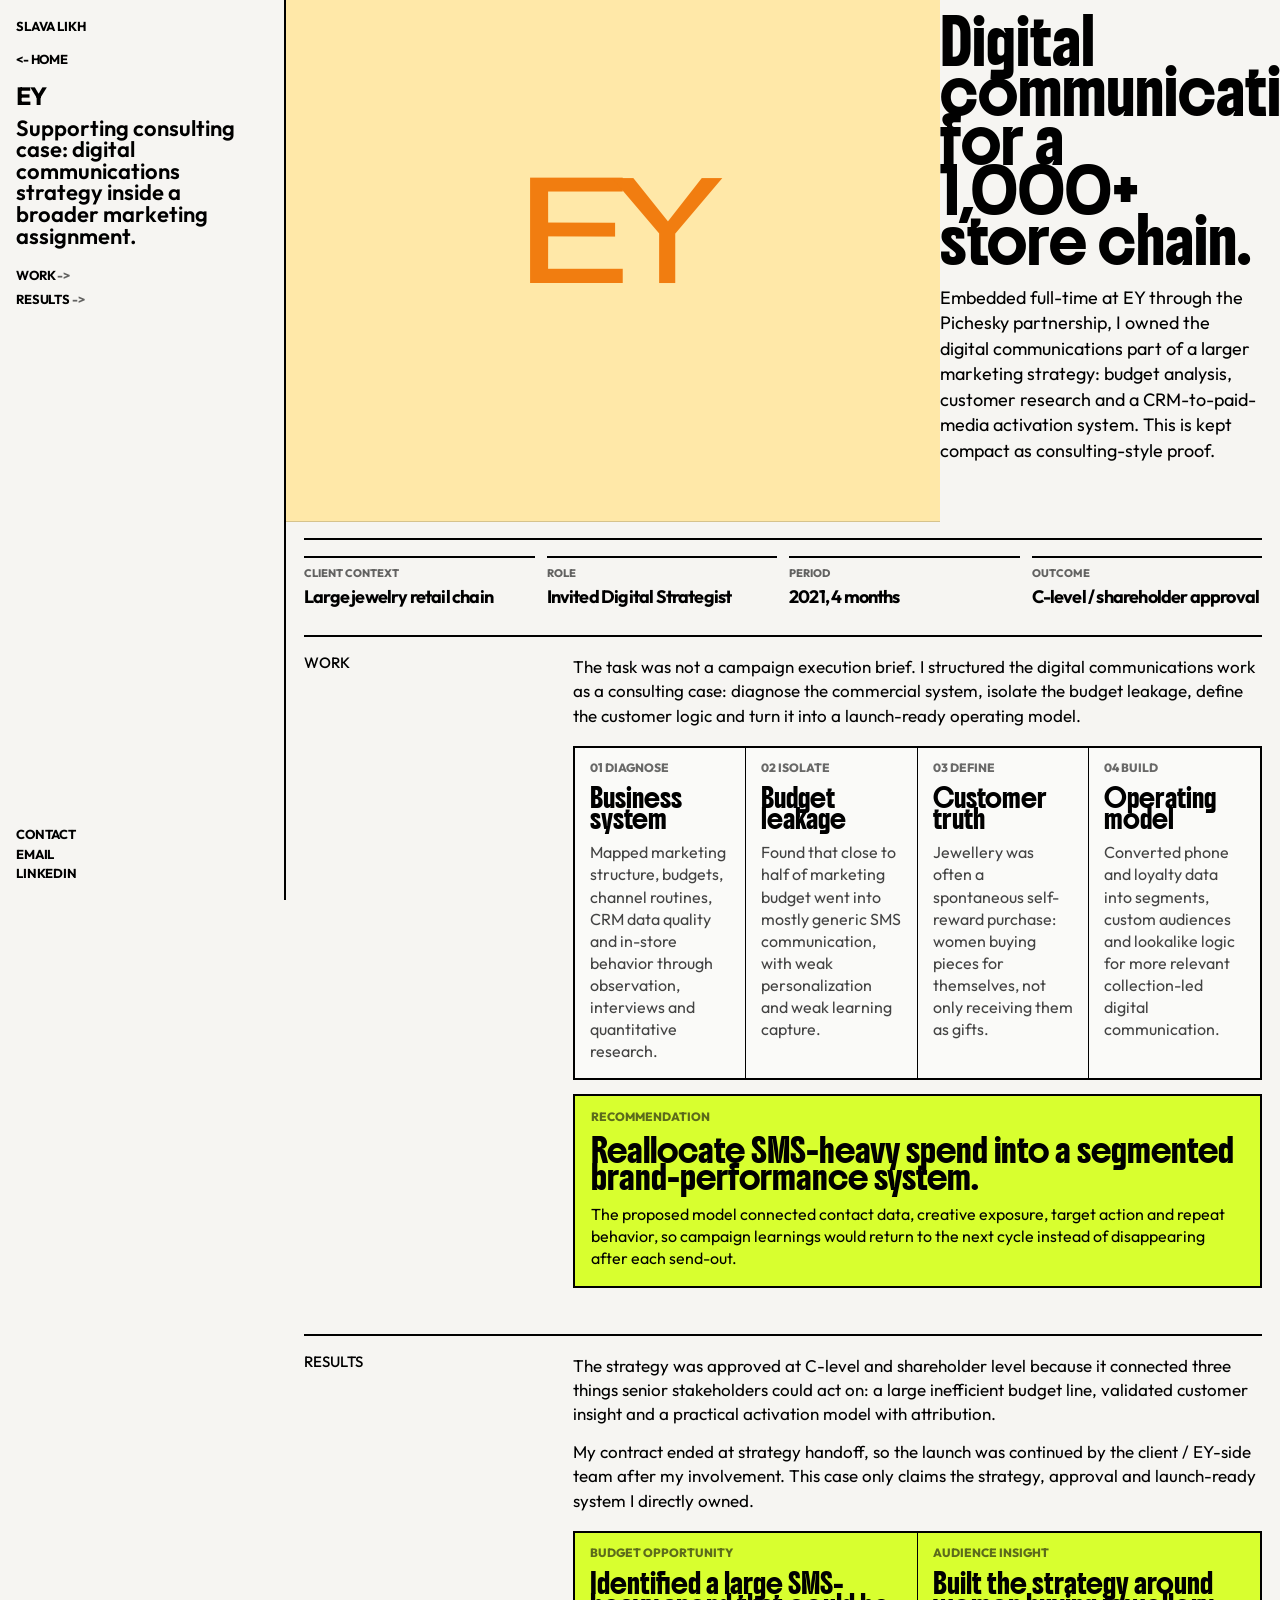
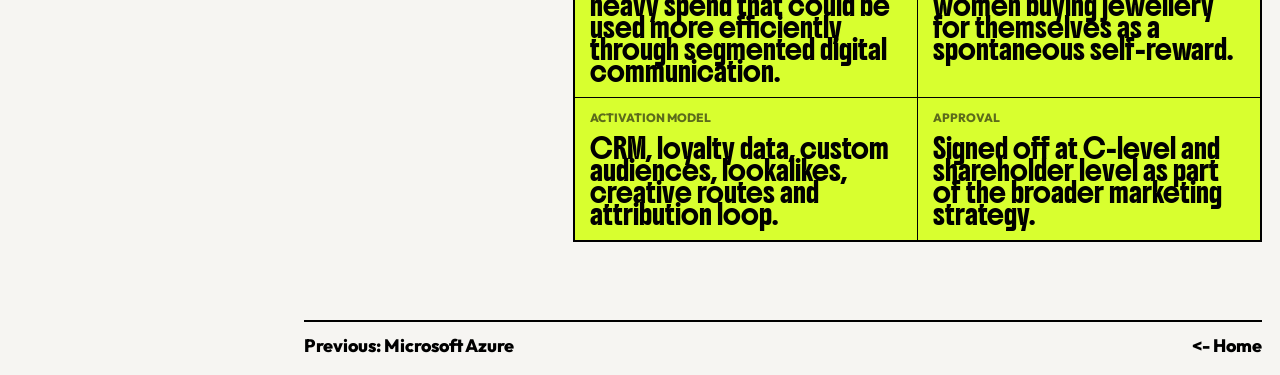
<file: cases/ey.html>
<!doctype html>
<html lang="en">
<head>
  <meta charset="utf-8">
  <meta name="viewport" content="width=device-width, initial-scale=1">
  <title>EY - Digital Communications Strategy | Slava Likh</title>
  <link rel="preconnect" href="https://fonts.googleapis.com">
  <link rel="preconnect" href="https://fonts.gstatic.com" crossorigin>
  <link href="https://fonts.googleapis.com/css2?family=Boldonse&family=Outfit:wght@400;500;600;700&display=swap" rel="stylesheet">
  <link rel="stylesheet" href="../styles.css">
</head>
<body>
  <div class="case-shell">
    <aside class="rail">
      <div><div class="rail-kicker"><a href="../index.html">SLAVA LIKH</a></div><a class="home-link" href="../index.html">&lt;- Home</a><div class="bio"><h1>EY</h1><p>Supporting consulting case: digital communications strategy inside a broader marketing assignment.</p></div><nav class="rail-links"><a href="#work">Work</a><a href="#results">Results</a></nav></div>
      <div class="rail-contact"><span>Contact</span><a href="mailto:likhslava21@gmail.com">Email</a><a href="https://linkedin.com/in/slavalikh">LinkedIn</a></div>
    </aside>
    <main class="case-main">
      <section class="case-hero"><div class="case-wordmark mark ey"><span>EY</span></div><div class="case-intro"><h1>Digital communications for a 1,000+ store chain.</h1><p>Embedded full-time at EY through the Pichesky partnership, I owned the digital communications part of a larger marketing strategy: budget analysis, customer research and a CRM-to-paid-media activation system. This is kept compact as consulting-style proof.</p></div></section>
      <section class="case-meta"><div><span>Client context</span><b>Large jewelry retail chain</b></div><div><span>Role</span><b>Invited Digital Strategist</b></div><div><span>Period</span><b>2021, 4 months</b></div><div><span>Outcome</span><b>C-level / shareholder approval</b></div></section>
      <section id="work" class="case-section"><h2>Work</h2><div><p>The task was not a campaign execution brief. I structured the digital communications work as a consulting case: diagnose the commercial system, isolate the budget leakage, define the customer logic and turn it into a launch-ready operating model.</p><div class="consulting-frame" aria-label="EY consulting framework"><article><span>01 diagnose</span><strong>Business system</strong><p>Mapped marketing structure, budgets, channel routines, CRM data quality and in-store behavior through observation, interviews and quantitative research.</p></article><article><span>02 isolate</span><strong>Budget leakage</strong><p>Found that close to half of marketing budget went into mostly generic SMS communication, with weak personalization and weak learning capture.</p></article><article><span>03 define</span><strong>Customer truth</strong><p>Jewellery was often a spontaneous self-reward purchase: women buying pieces for themselves, not only receiving them as gifts.</p></article><article><span>04 build</span><strong>Operating model</strong><p>Converted phone and loyalty data into segments, custom audiences and lookalike logic for more relevant collection-led digital communication.</p></article></div><div class="consulting-recommendation"><span>Recommendation</span><strong>Reallocate SMS-heavy spend into a segmented brand-performance system.</strong><p>The proposed model connected contact data, creative exposure, target action and repeat behavior, so campaign learnings would return to the next cycle instead of disappearing after each send-out.</p></div></div></section>
      <section id="results" class="case-section"><h2>Results</h2><div><p>The strategy was approved at C-level and shareholder level because it connected three things senior stakeholders could act on: a large inefficient budget line, validated customer insight and a practical activation model with attribution.</p><p>My contract ended at strategy handoff, so the launch was continued by the client / EY-side team after my involvement. This case only claims the strategy, approval and launch-ready system I directly owned.</p><div class="result-panel" aria-label="EY results"><div class="result-item"><span>Budget opportunity</span><strong>Identified a large SMS-heavy spend that could be used more efficiently through segmented digital communication.</strong></div><div class="result-item"><span>Audience insight</span><strong>Built the strategy around women buying jewellery for themselves as a spontaneous self-reward.</strong></div><div class="result-item"><span>Activation model</span><strong>CRM, loyalty data, custom audiences, lookalikes, creative routes and attribution loop.</strong></div><div class="result-item"><span>Approval</span><strong>Signed off at C-level and shareholder level as part of the broader marketing strategy.</strong></div></div></div></section>
      <nav class="pager"><a href="azure.html">Previous: Microsoft Azure</a><a href="../index.html">&lt;- Home</a></nav>
    </main>
  </div>
</body>
</html>
</file>
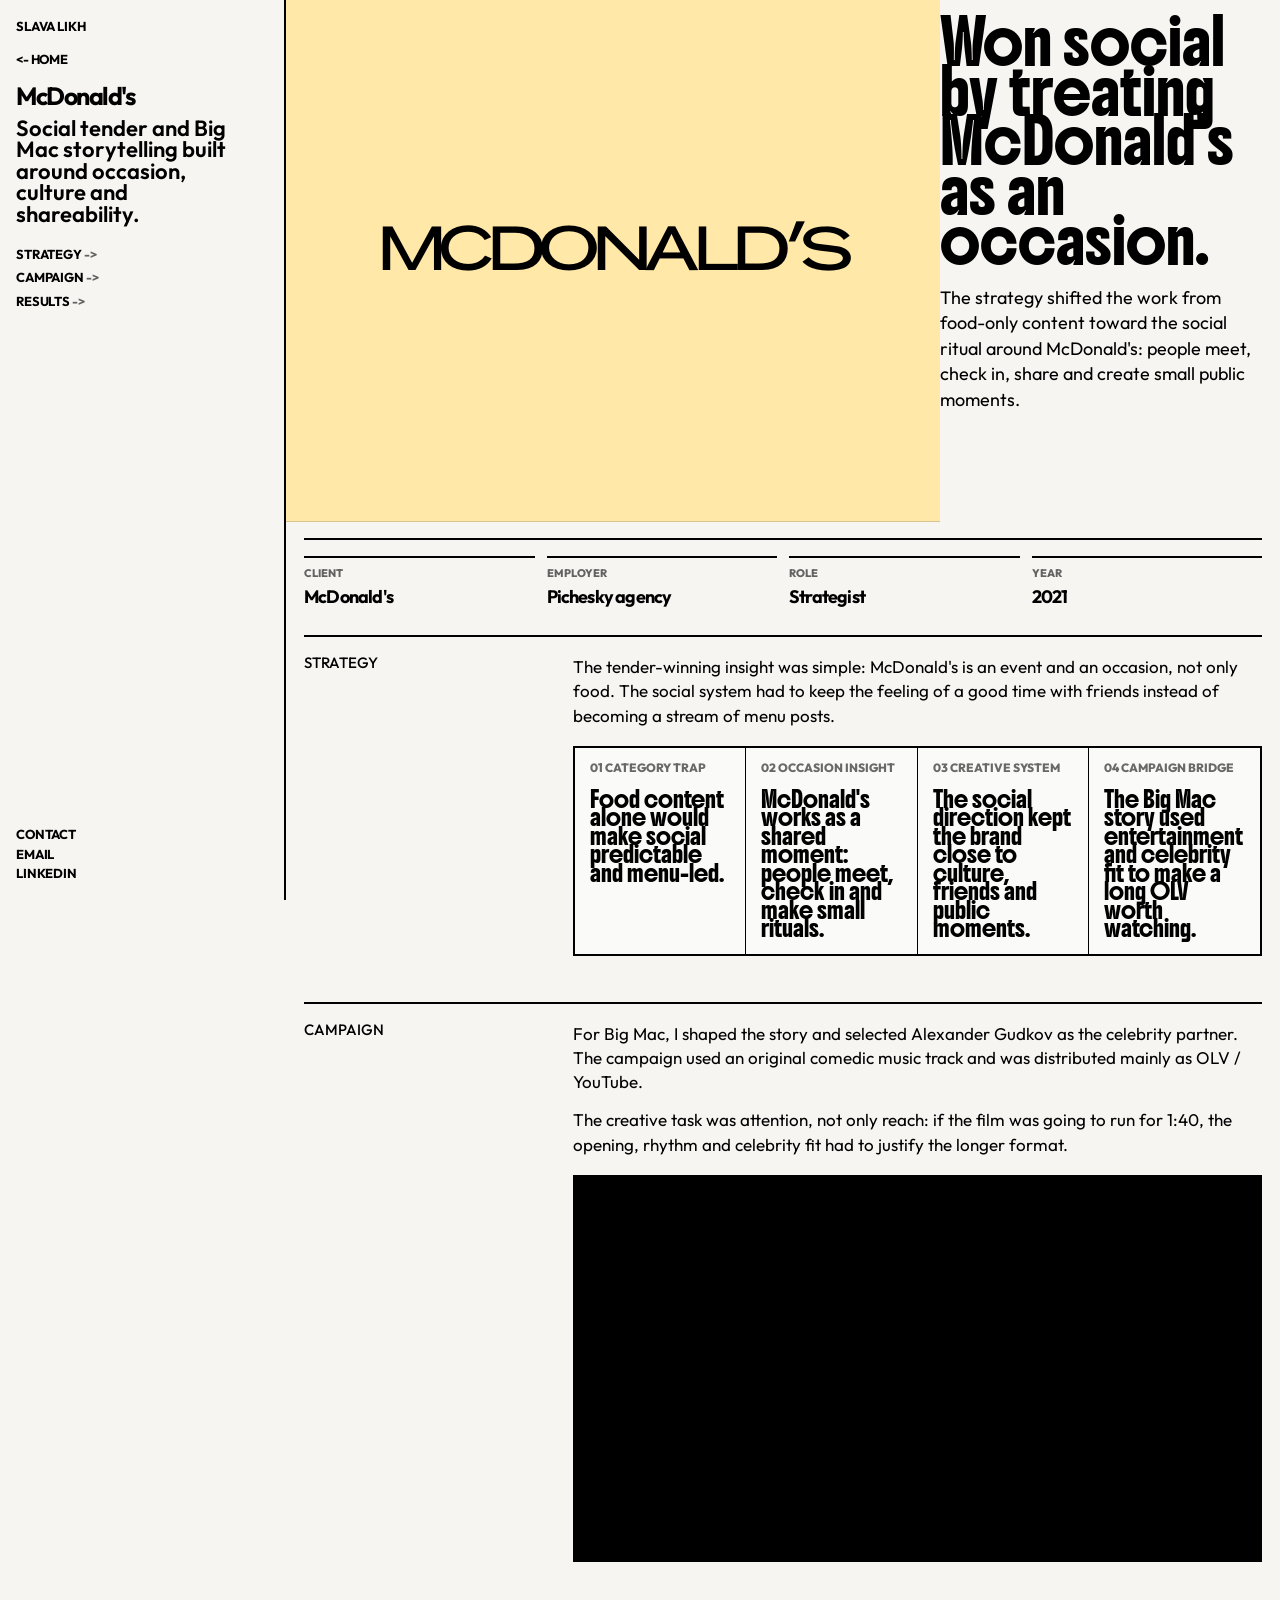
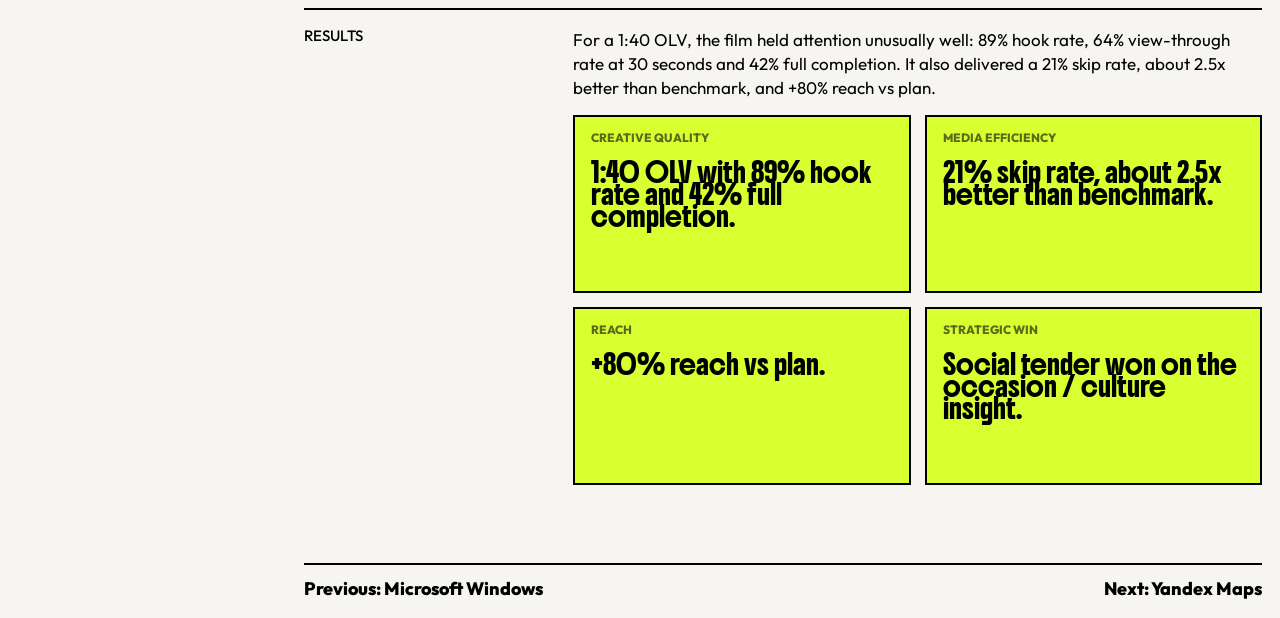
<file: cases/mcdonalds.html>
<!doctype html>
<html lang="en">
<head>
  <meta charset="utf-8">
  <meta name="viewport" content="width=device-width, initial-scale=1">
  <title>McDonald's - Social and Big Mac Campaign | Slava Likh</title>
  <link rel="preconnect" href="https://fonts.googleapis.com">
  <link rel="preconnect" href="https://fonts.gstatic.com" crossorigin>
  <link href="https://fonts.googleapis.com/css2?family=Boldonse&family=Outfit:wght@400;500;600;700&display=swap" rel="stylesheet">
  <link rel="stylesheet" href="../styles.css">
</head>
<body>
  <div class="case-shell">
    <aside class="rail">
      <div>
        <div class="rail-kicker"><a href="../index.html">SLAVA LIKH</a></div>
        <a class="home-link" href="../index.html">&lt;- Home</a>
        <div class="bio"><h1>McDonald's</h1><p>Social tender and Big Mac storytelling built around occasion, culture and shareability.</p></div>
        <nav class="rail-links"><a href="#strategy">Strategy</a><a href="#campaign">Campaign</a><a href="#results">Results</a></nav>
      </div>
      <div class="rail-contact"><span>Contact</span><a href="mailto:likhslava21@gmail.com">Email</a><a href="https://linkedin.com/in/slavalikh">LinkedIn</a></div>
    </aside>
    <main class="case-main">
      <section class="case-hero">
        <div class="case-wordmark mark mcd"><span>McDonald's</span></div>
        <div class="case-intro"><h1>Won social by treating McDonald's as an occasion.</h1><p>The strategy shifted the work from food-only content toward the social ritual around McDonald's: people meet, check in, share and create small public moments.</p></div>
      </section>
      <section class="case-meta">
        <div><span>Client</span><b>McDonald's</b></div><div><span>Employer</span><b>Pichesky agency</b></div><div><span>Role</span><b>Strategist</b></div><div><span>Year</span><b>2021</b></div>
      </section>
      <section id="strategy" class="case-section"><h2>Strategy</h2><div><p>The tender-winning insight was simple: McDonald's is an event and an occasion, not only food. The social system had to keep the feeling of a good time with friends instead of becoming a stream of menu posts.</p><div class="method-map" aria-label="McDonald's strategic path"><article><span>01 category trap</span><strong>Food content alone would make social predictable and menu-led.</strong></article><article><span>02 occasion insight</span><strong>McDonald's works as a shared moment: people meet, check in and make small rituals.</strong></article><article><span>03 creative system</span><strong>The social direction kept the brand close to culture, friends and public moments.</strong></article><article><span>04 campaign bridge</span><strong>The Big Mac story used entertainment and celebrity fit to make a long OLV worth watching.</strong></article></div></div></section>
      <section id="campaign" class="case-section"><h2>Campaign</h2><div><p>For Big Mac, I shaped the story and selected Alexander Gudkov as the celebrity partner. The campaign used an original comedic music track and was distributed mainly as OLV / YouTube.</p><p>The creative task was attention, not only reach: if the film was going to run for 1:40, the opening, rhythm and celebrity fit had to justify the longer format.</p><div class="video-embed" aria-label="McDonald's Big Mac OLV video"><iframe src="https://www.youtube.com/embed/2UXIkRZWgIY?si=9y3G-KXHNaNJqnKA" title="McDonald's Big Mac OLV" allow="accelerometer; autoplay; clipboard-write; encrypted-media; gyroscope; picture-in-picture; web-share" referrerpolicy="strict-origin-when-cross-origin" allowfullscreen></iframe></div></div></section>
      <section id="results" class="case-section"><h2>Results</h2><div><p>For a 1:40 OLV, the film held attention unusually well: 89% hook rate, 64% view-through rate at 30 seconds and 42% full completion. It also delivered a 21% skip rate, about 2.5x better than benchmark, and +80% reach vs plan.</p><div class="result-grid" aria-label="McDonald's results"><article class="result-card"><span>Creative quality</span><strong>1:40 OLV with 89% hook rate and 42% full completion.</strong></article><article class="result-card"><span>Media efficiency</span><strong>21% skip rate, about 2.5x better than benchmark.</strong></article><article class="result-card"><span>Reach</span><strong>+80% reach vs plan.</strong></article><article class="result-card"><span>Strategic win</span><strong>Social tender won on the occasion / culture insight.</strong></article></div></div></section>
      <nav class="pager"><a href="microsoft-windows.html">Previous: Microsoft Windows</a><a href="yandex-maps.html">Next: Yandex Maps</a></nav>
    </main>
  </div>
</body>
</html>
</file>
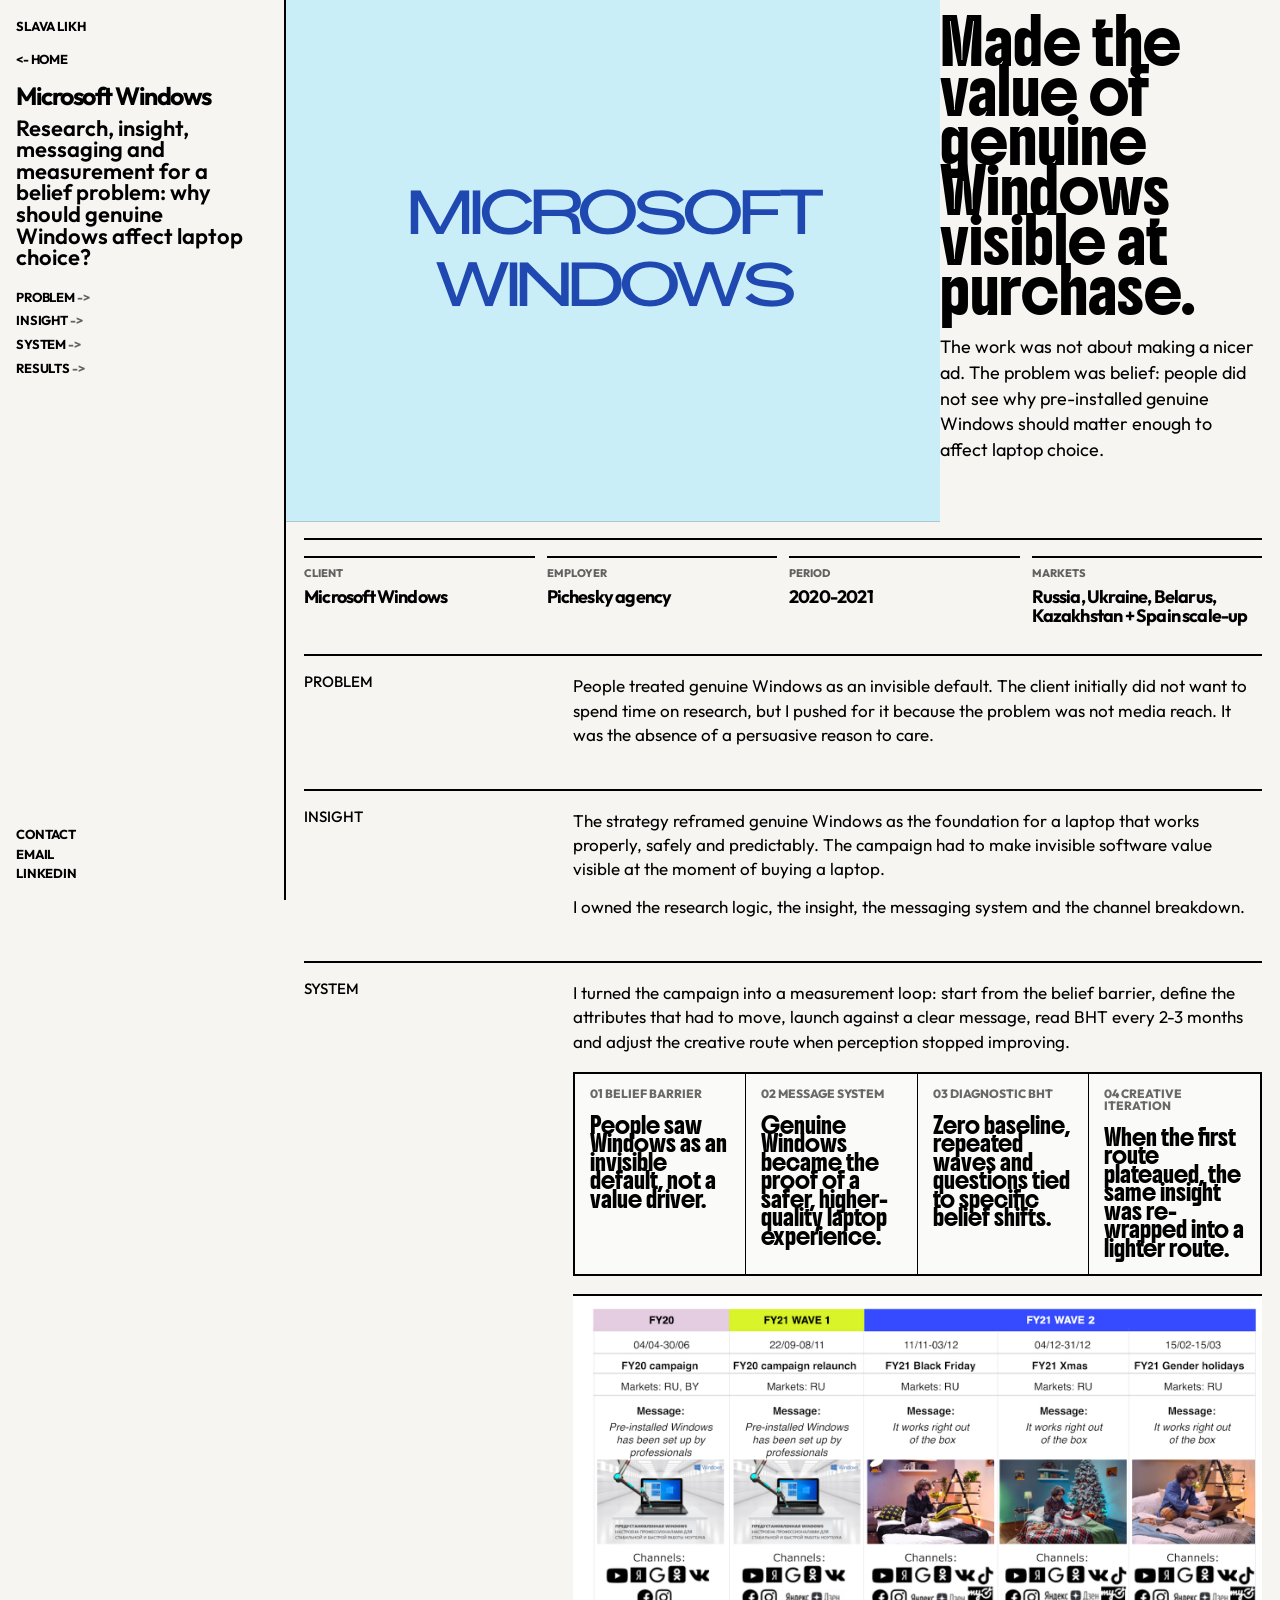
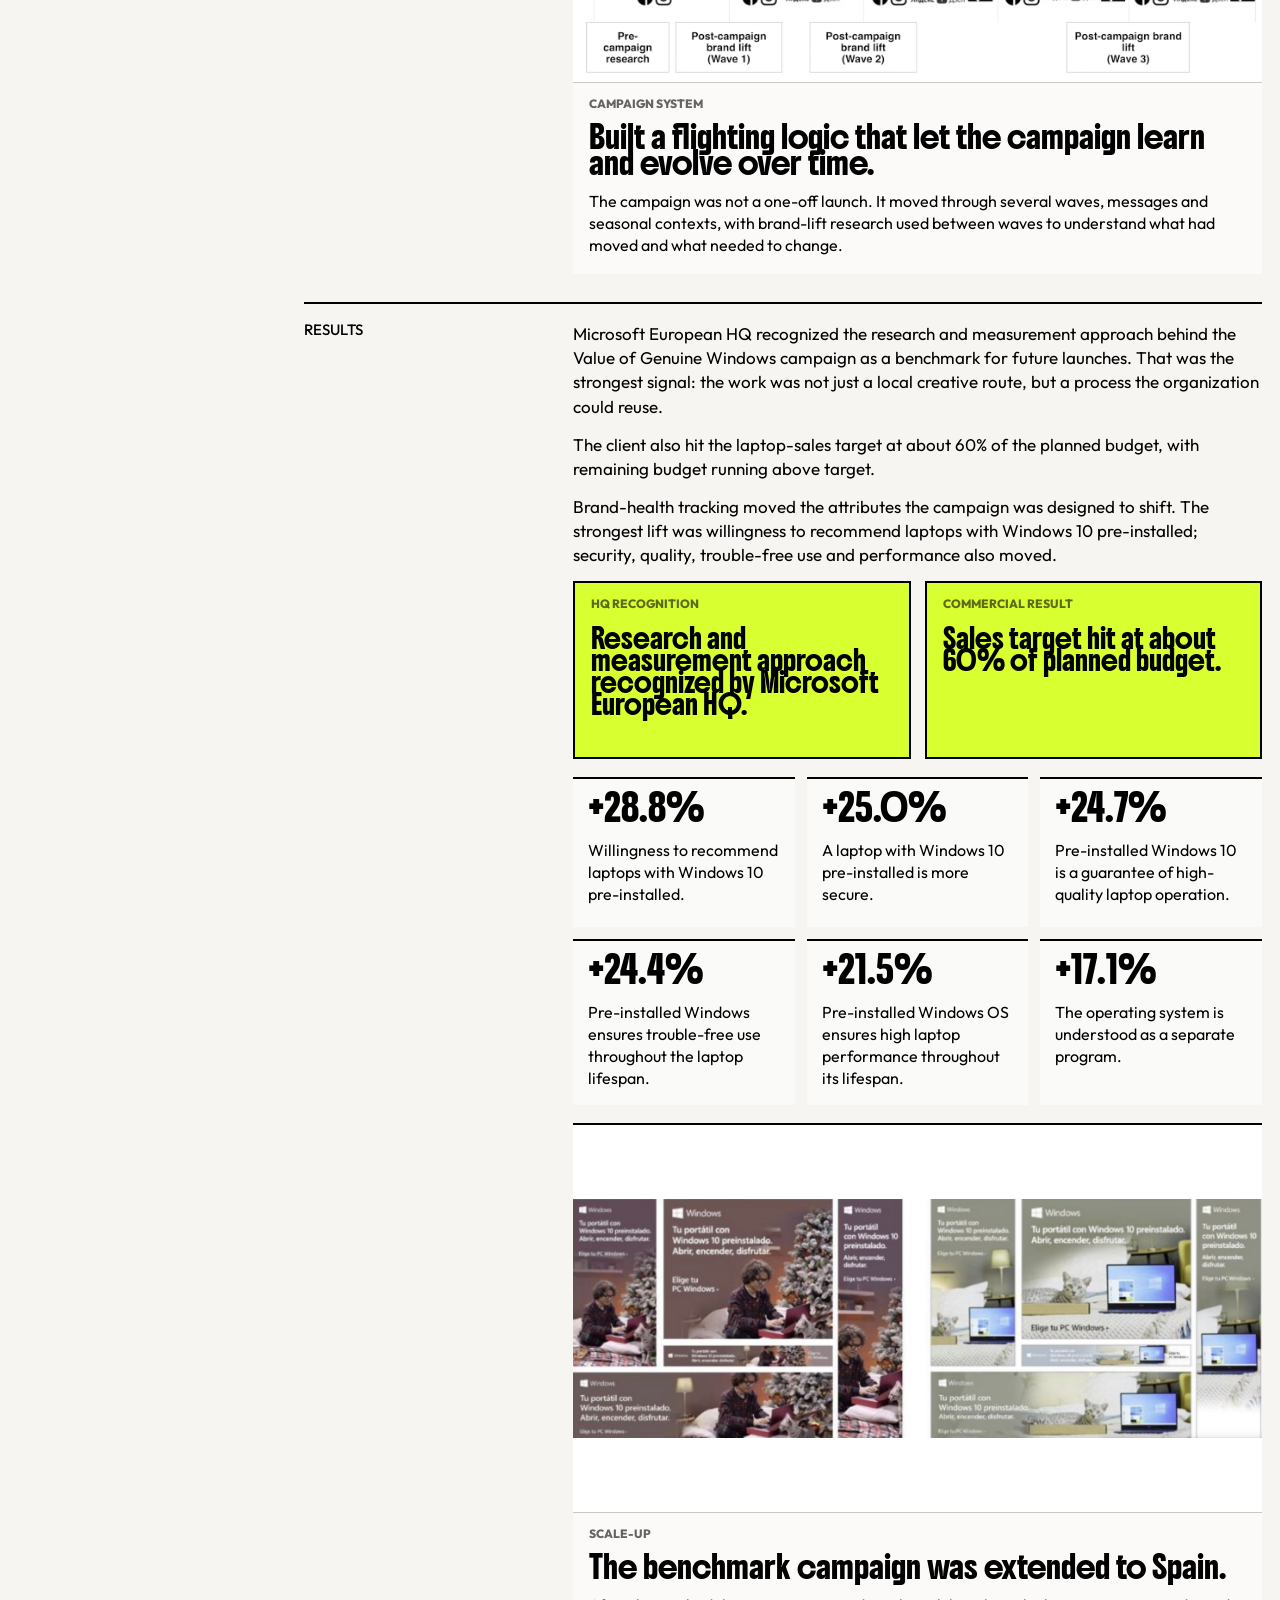
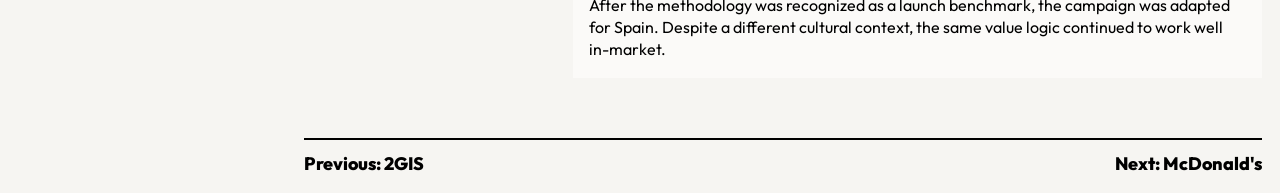
<file: cases/microsoft-windows.html>
<!doctype html>
<html lang="en">
<head>
  <meta charset="utf-8">
  <meta name="viewport" content="width=device-width, initial-scale=1">
  <title>Microsoft Windows - Value of Genuine | Slava Likh</title>
  <link rel="preconnect" href="https://fonts.googleapis.com">
  <link rel="preconnect" href="https://fonts.gstatic.com" crossorigin>
  <link href="https://fonts.googleapis.com/css2?family=Boldonse&family=Outfit:wght@400;500;600;700&display=swap" rel="stylesheet">
  <link rel="stylesheet" href="../styles.css">
</head>
<body>
  <div class="case-shell">
    <aside class="rail">
      <div>
        <div class="rail-kicker"><a href="../index.html">SLAVA LIKH</a></div>
        <a class="home-link" href="../index.html">&lt;- Home</a>
        <div class="bio">
          <h1>Microsoft Windows</h1>
          <p>Research, insight, messaging and measurement for a belief problem: why should genuine Windows affect laptop choice?</p>
        </div>
        <nav class="rail-links">
          <a href="#problem">Problem</a>
          <a href="#insight">Insight</a>
          <a href="#system">System</a>
          <a href="#results">Results</a>
        </nav>
      </div>
      <div class="rail-contact">
        <span>Contact</span>
        <a href="mailto:likhslava21@gmail.com">Email</a>
        <a href="https://linkedin.com/in/slavalikh">LinkedIn</a>
      </div>
    </aside>

    <main class="case-main">
      <section class="case-hero">
        <div class="case-wordmark mark windows"><span>Microsoft Windows</span></div>
        <div class="case-intro">
          <h1>Made the value of genuine Windows visible at purchase.</h1>
          <p>The work was not about making a nicer ad. The problem was belief: people did not see why pre-installed genuine Windows should matter enough to affect laptop choice.</p>
        </div>
      </section>

      <section class="case-meta">
        <div><span>Client</span><b>Microsoft Windows</b></div>
        <div><span>Employer</span><b>Pichesky agency</b></div>
        <div><span>Period</span><b>2020-2021</b></div>
        <div><span>Markets</span><b>Russia, Ukraine, Belarus, Kazakhstan + Spain scale-up</b></div>
      </section>

      <section id="problem" class="case-section">
        <h2>Problem</h2>
        <div>
          <p>People treated genuine Windows as an invisible default. The client initially did not want to spend time on research, but I pushed for it because the problem was not media reach. It was the absence of a persuasive reason to care.</p>
        </div>
      </section>

      <section id="insight" class="case-section">
        <h2>Insight</h2>
        <div>
          <p>The strategy reframed genuine Windows as the foundation for a laptop that works properly, safely and predictably. The campaign had to make invisible software value visible at the moment of buying a laptop.</p>
          <p>I owned the research logic, the insight, the messaging system and the channel breakdown.</p>
        </div>
      </section>

      <section id="system" class="case-section">
        <h2>System</h2>
        <div>
          <p>I turned the campaign into a measurement loop: start from the belief barrier, define the attributes that had to move, launch against a clear message, read BHT every 2-3 months and adjust the creative route when perception stopped improving.</p>
          <div class="method-map" aria-label="Microsoft Windows methodology">
            <article>
              <span>01 belief barrier</span>
              <strong>People saw Windows as an invisible default, not a value driver.</strong>
            </article>
            <article>
              <span>02 message system</span>
              <strong>Genuine Windows became the proof of a safer, higher-quality laptop experience.</strong>
            </article>
            <article>
              <span>03 diagnostic BHT</span>
              <strong>Zero baseline, repeated waves and questions tied to specific belief shifts.</strong>
            </article>
            <article>
              <span>04 creative iteration</span>
              <strong>When the first route plateaued, the same insight was re-wrapped into a lighter route.</strong>
            </article>
          </div>
          <article class="visual-case-card visual-case-card-wide">
            <figure>
              <img src="../assets/microsoft-windows/campaign-flights.jpg" alt="Microsoft Windows campaign flighting plan across FY20 and FY21 waves">
            </figure>
            <div class="visual-case-copy">
              <span>Campaign system</span>
              <h3>Built a flighting logic that let the campaign learn and evolve over time.</h3>
              <p>The campaign was not a one-off launch. It moved through several waves, messages and seasonal contexts, with brand-lift research used between waves to understand what had moved and what needed to change.</p>
            </div>
          </article>
        </div>
      </section>

      <section id="results" class="case-section">
        <h2>Results</h2>
        <div>
          <p>Microsoft European HQ recognized the research and measurement approach behind the Value of Genuine Windows campaign as a benchmark for future launches. That was the strongest signal: the work was not just a local creative route, but a process the organization could reuse.</p>
          <p>The client also hit the laptop-sales target at about 60% of the planned budget, with remaining budget running above target.</p>
          <p>Brand-health tracking moved the attributes the campaign was designed to shift. The strongest lift was willingness to recommend laptops with Windows 10 pre-installed; security, quality, trouble-free use and performance also moved.</p>
          <div class="result-grid result-grid-compact" aria-label="Microsoft Windows headline results">
            <article class="result-card">
              <span>HQ recognition</span>
              <strong>Research and measurement approach recognized by Microsoft European HQ.</strong>
            </article>
            <article class="result-card">
              <span>Commercial result</span>
              <strong>Sales target hit at about 60% of planned budget.</strong>
            </article>
          </div>
          <div class="attribute-grid" aria-label="Microsoft Windows perception shifts">
            <article><span>+28.8%</span><p>Willingness to recommend laptops with Windows 10 pre-installed.</p></article>
            <article><span>+25.0%</span><p>A laptop with Windows 10 pre-installed is more secure.</p></article>
            <article><span>+24.7%</span><p>Pre-installed Windows 10 is a guarantee of high-quality laptop operation.</p></article>
            <article><span>+24.4%</span><p>Pre-installed Windows ensures trouble-free use throughout the laptop lifespan.</p></article>
            <article><span>+21.5%</span><p>Pre-installed Windows OS ensures high laptop performance throughout its lifespan.</p></article>
            <article><span>+17.1%</span><p>The operating system is understood as a separate program.</p></article>
          </div>
          <article class="visual-case-card visual-case-card-wide">
            <figure>
              <img src="../assets/microsoft-windows/spain-creatives.png" alt="Microsoft Windows campaign creatives adapted for Spain">
            </figure>
            <div class="visual-case-copy">
              <span>Scale-up</span>
              <h3>The benchmark campaign was extended to Spain.</h3>
              <p>After the methodology was recognized as a launch benchmark, the campaign was adapted for Spain. Despite a different cultural context, the same value logic continued to work well in-market.</p>
            </div>
          </article>
        </div>
      </section>

      <nav class="pager">
        <a href="2gis.html">Previous: 2GIS</a>
        <a href="mcdonalds.html">Next: McDonald's</a>
      </nav>
    </main>
  </div>
</body>
</html>
</file>
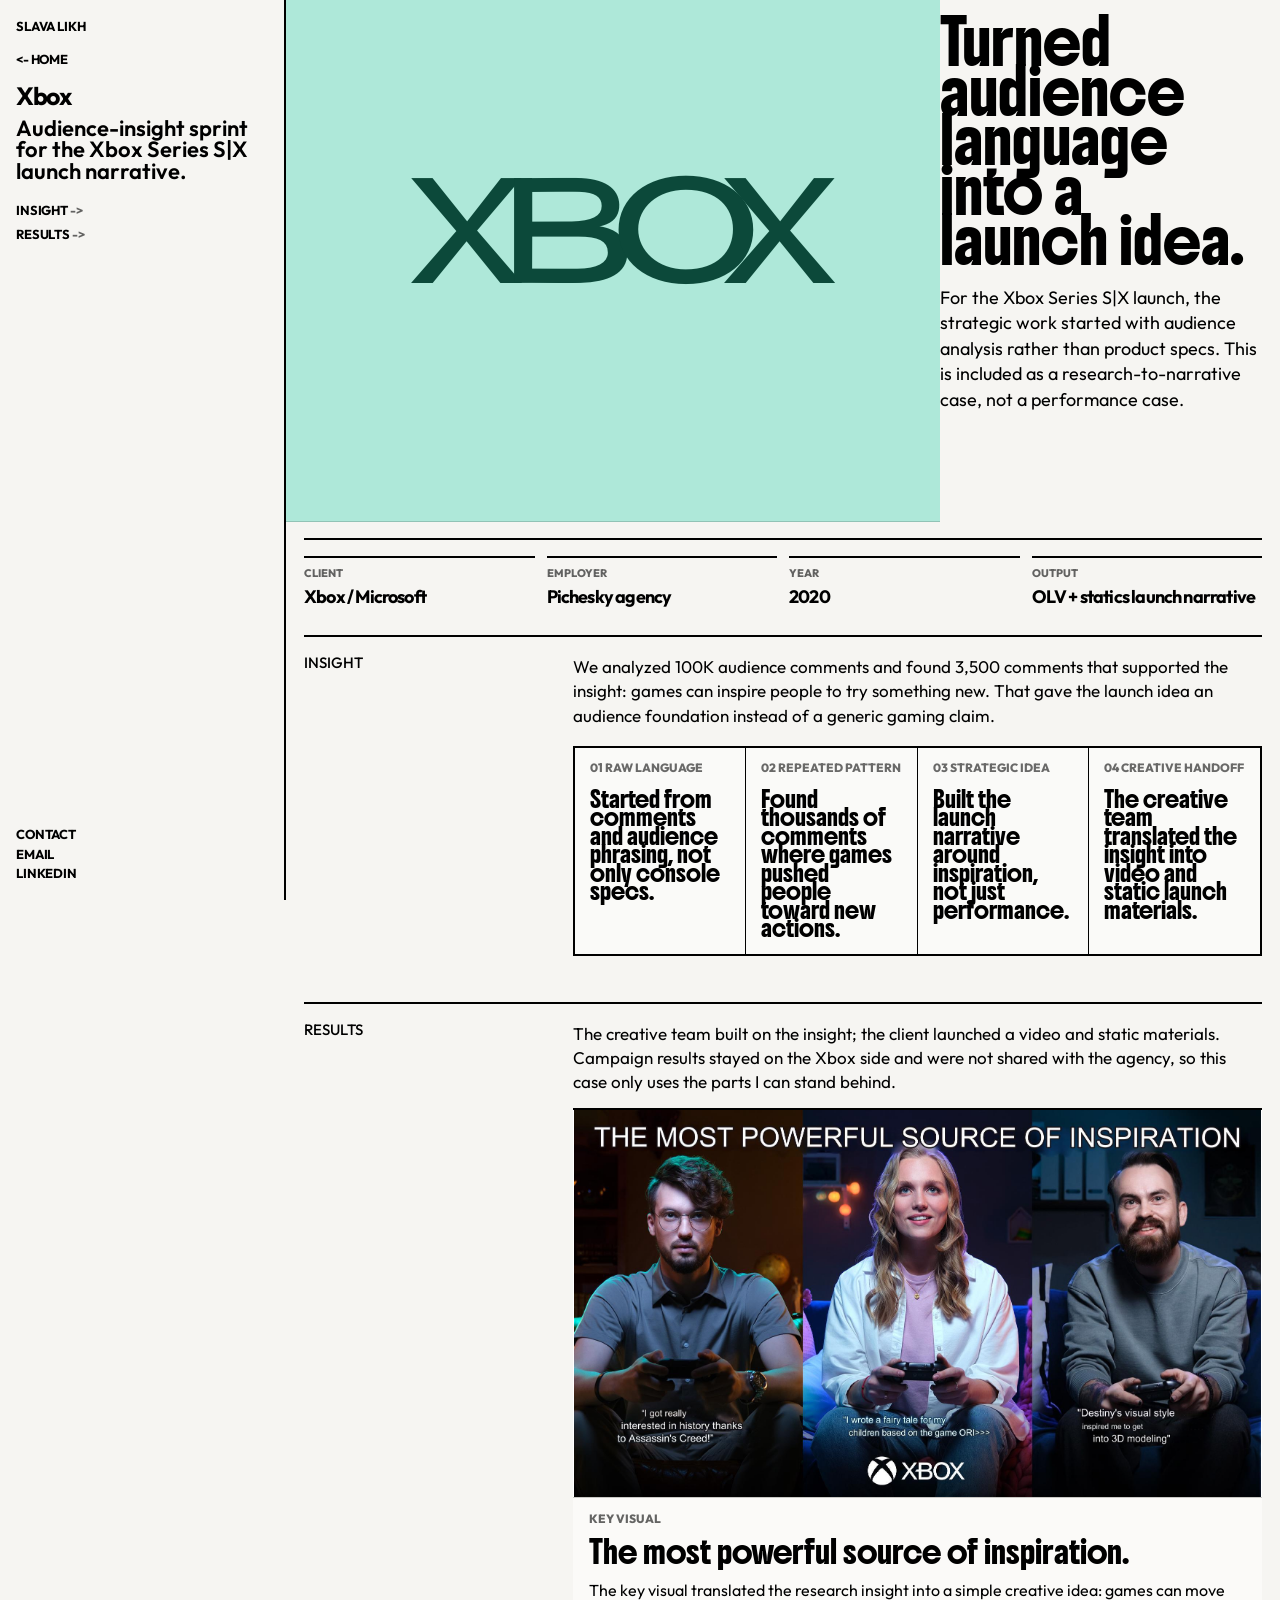
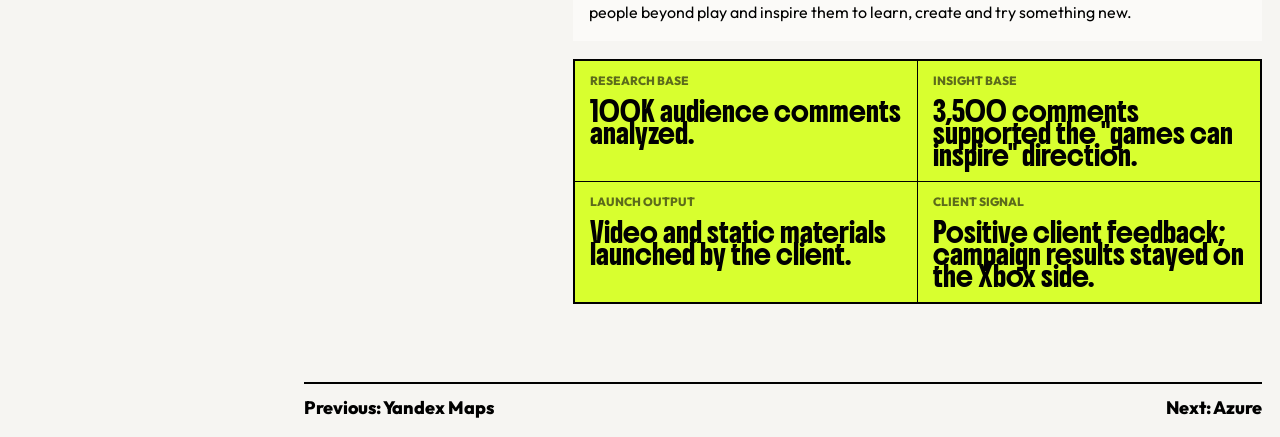
<file: cases/xbox.html>
<!doctype html>
<html lang="en">
<head>
  <meta charset="utf-8">
  <meta name="viewport" content="width=device-width, initial-scale=1">
  <title>Xbox Series S|X - Audience Insight | Slava Likh</title>
  <link rel="preconnect" href="https://fonts.googleapis.com">
  <link rel="preconnect" href="https://fonts.gstatic.com" crossorigin>
  <link href="https://fonts.googleapis.com/css2?family=Boldonse&family=Outfit:wght@400;500;600;700&display=swap" rel="stylesheet">
  <link rel="stylesheet" href="../styles.css">
</head>
<body>
  <div class="case-shell">
    <aside class="rail">
      <div><div class="rail-kicker"><a href="../index.html">SLAVA LIKH</a></div><a class="home-link" href="../index.html">&lt;- Home</a><div class="bio"><h1>Xbox</h1><p>Audience-insight sprint for the Xbox Series S|X launch narrative.</p></div><nav class="rail-links"><a href="#insight">Insight</a><a href="#results">Results</a></nav></div>
      <div class="rail-contact"><span>Contact</span><a href="mailto:likhslava21@gmail.com">Email</a><a href="https://linkedin.com/in/slavalikh">LinkedIn</a></div>
    </aside>
    <main class="case-main">
      <section class="case-hero"><div class="case-wordmark mark xbox"><span>XBOX</span></div><div class="case-intro"><h1>Turned audience language into a launch idea.</h1><p>For the Xbox Series S|X launch, the strategic work started with audience analysis rather than product specs. This is included as a research-to-narrative case, not a performance case.</p></div></section>
      <section class="case-meta"><div><span>Client</span><b>Xbox / Microsoft</b></div><div><span>Employer</span><b>Pichesky agency</b></div><div><span>Year</span><b>2020</b></div><div><span>Output</span><b>OLV + statics launch narrative</b></div></section>
      <section id="insight" class="case-section"><h2>Insight</h2><div><p>We analyzed 100K audience comments and found 3,500 comments that supported the insight: games can inspire people to try something new. That gave the launch idea an audience foundation instead of a generic gaming claim.</p><div class="method-map" aria-label="Xbox insight sprint"><article><span>01 raw language</span><strong>Started from comments and audience phrasing, not only console specs.</strong></article><article><span>02 repeated pattern</span><strong>Found thousands of comments where games pushed people toward new actions.</strong></article><article><span>03 strategic idea</span><strong>Built the launch narrative around inspiration, not just performance.</strong></article><article><span>04 creative handoff</span><strong>The creative team translated the insight into video and static launch materials.</strong></article></div></div></section>
      <section id="results" class="case-section"><h2>Results</h2><div><p>The creative team built on the insight; the client launched a video and static materials. Campaign results stayed on the Xbox side and were not shared with the agency, so this case only uses the parts I can stand behind.</p><article class="visual-case-card visual-case-card-wide"><figure><img src="../assets/xbox/keyvisual-inspiration.jpeg" alt="Xbox key visual showing the idea that games are a powerful source of inspiration"></figure><div class="visual-case-copy"><span>Key visual</span><h3>The most powerful source of inspiration.</h3><p>The key visual translated the research insight into a simple creative idea: games can move people beyond play and inspire them to learn, create and try something new.</p></div></article><div class="result-panel" aria-label="Xbox results"><div class="result-item"><span>Research base</span><strong>100K audience comments analyzed.</strong></div><div class="result-item"><span>Insight base</span><strong>3,500 comments supported the "games can inspire" direction.</strong></div><div class="result-item"><span>Launch output</span><strong>Video and static materials launched by the client.</strong></div><div class="result-item"><span>Client signal</span><strong>Positive client feedback; campaign results stayed on the Xbox side.</strong></div></div></div></section>
      <nav class="pager"><a href="yandex-maps.html">Previous: Yandex Maps</a><a href="azure.html">Next: Azure</a></nav>
    </main>
  </div>
</body>
</html>
</file>
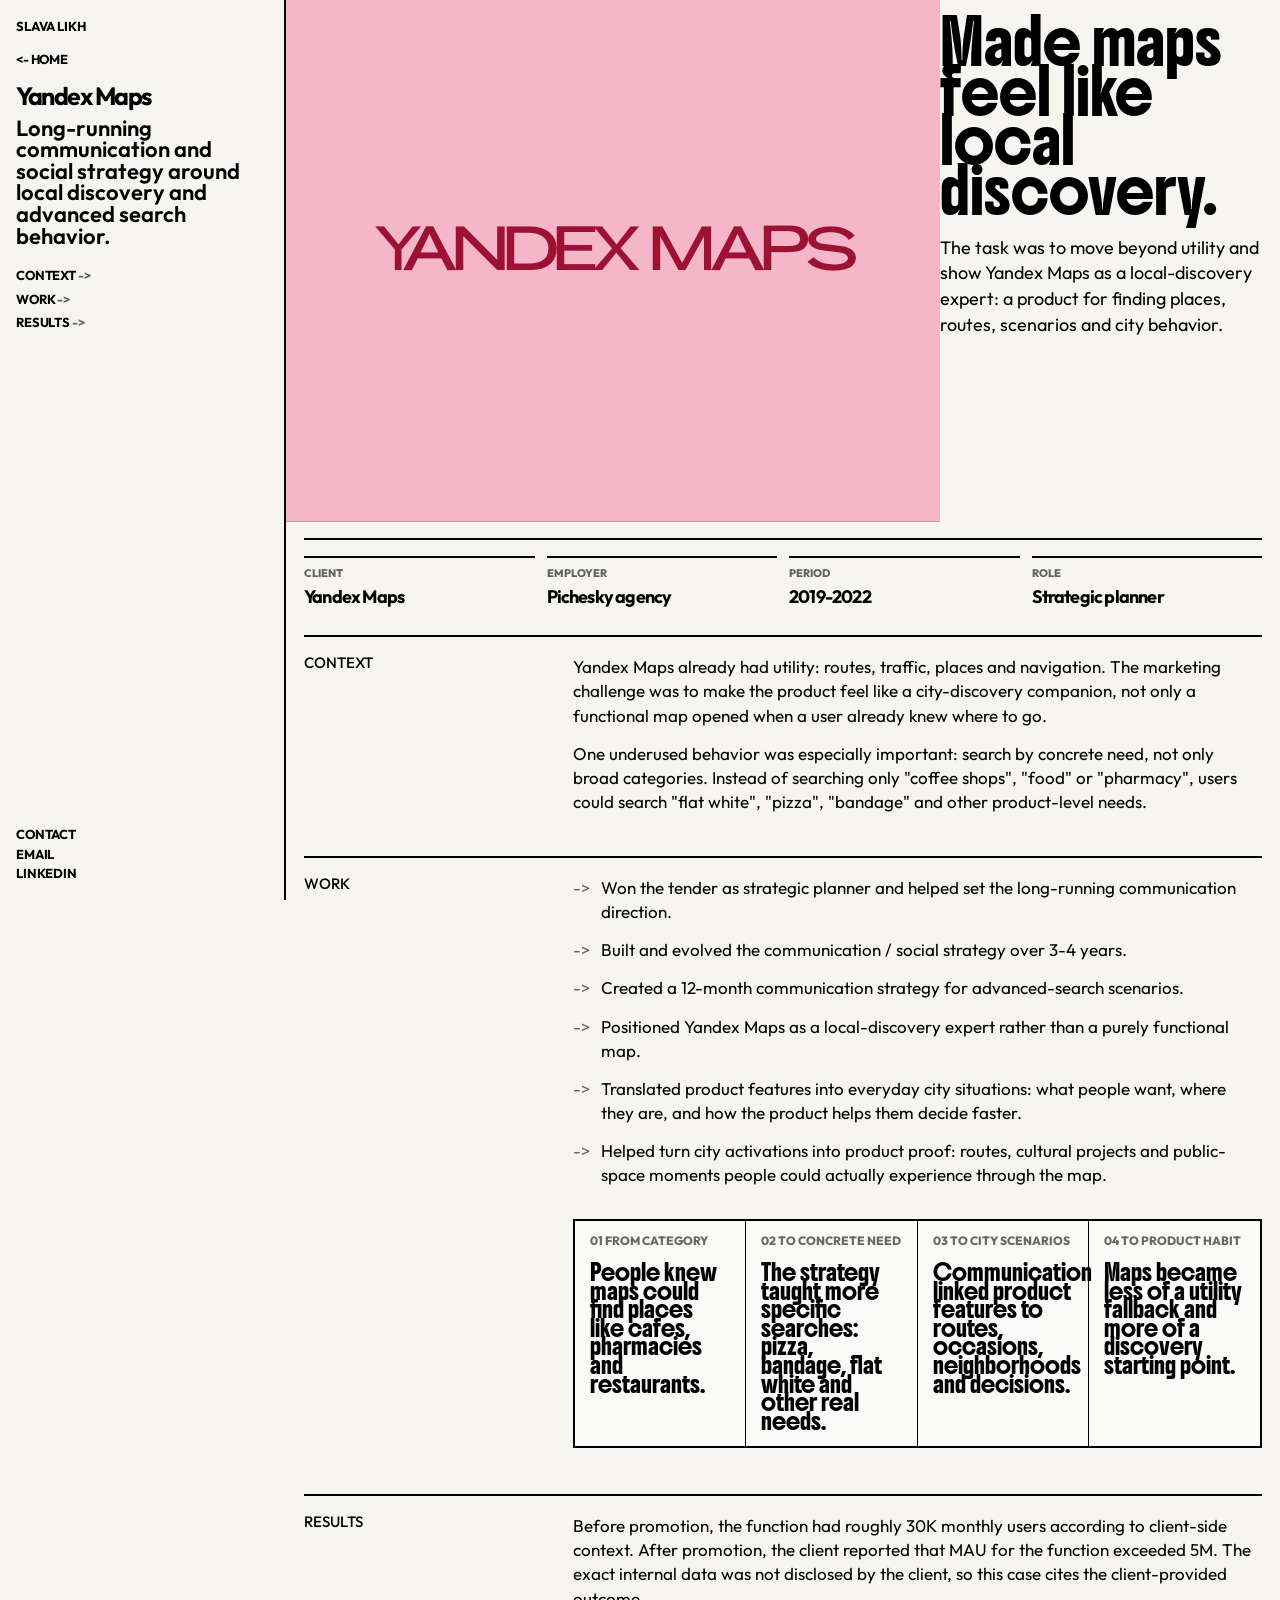
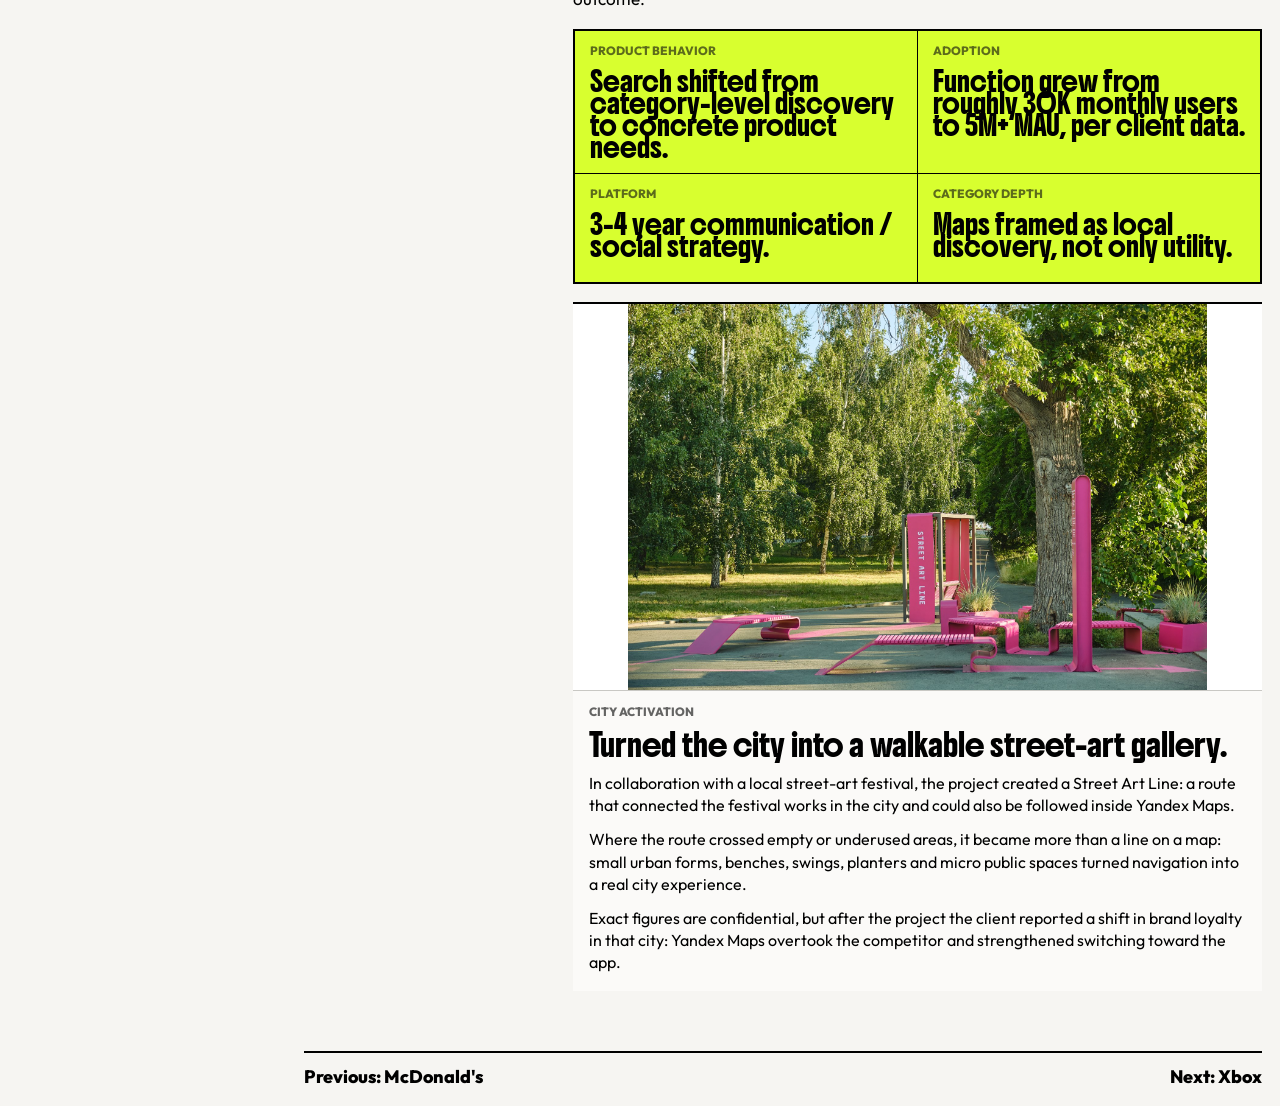
<file: cases/yandex-maps.html>
<!doctype html>
<html lang="en">
<head>
  <meta charset="utf-8">
  <meta name="viewport" content="width=device-width, initial-scale=1">
  <title>Yandex Maps - Local Discovery Strategy | Slava Likh</title>
  <link rel="preconnect" href="https://fonts.googleapis.com">
  <link rel="preconnect" href="https://fonts.gstatic.com" crossorigin>
  <link href="https://fonts.googleapis.com/css2?family=Boldonse&family=Outfit:wght@400;500;600;700&display=swap" rel="stylesheet">
  <link rel="stylesheet" href="../styles.css">
</head>
<body>
  <div class="case-shell">
    <aside class="rail">
      <div>
        <div class="rail-kicker"><a href="../index.html">SLAVA LIKH</a></div>
        <a class="home-link" href="../index.html">&lt;- Home</a>
        <div class="bio"><h1>Yandex Maps</h1><p>Long-running communication and social strategy around local discovery and advanced search behavior.</p></div>
        <nav class="rail-links"><a href="#context">Context</a><a href="#work">Work</a><a href="#results">Results</a></nav>
      </div>
      <div class="rail-contact"><span>Contact</span><a href="mailto:likhslava21@gmail.com">Email</a><a href="https://linkedin.com/in/slavalikh">LinkedIn</a></div>
    </aside>
    <main class="case-main">
      <section class="case-hero">
        <div class="case-wordmark mark ymaps"><span>Yandex Maps</span></div>
        <div class="case-intro"><h1>Made maps feel like local discovery.</h1><p>The task was to move beyond utility and show Yandex Maps as a local-discovery expert: a product for finding places, routes, scenarios and city behavior.</p></div>
      </section>
      <section class="case-meta"><div><span>Client</span><b>Yandex Maps</b></div><div><span>Employer</span><b>Pichesky agency</b></div><div><span>Period</span><b>2019-2022</b></div><div><span>Role</span><b>Strategic planner</b></div></section>
      <section id="context" class="case-section"><h2>Context</h2><div><p>Yandex Maps already had utility: routes, traffic, places and navigation. The marketing challenge was to make the product feel like a city-discovery companion, not only a functional map opened when a user already knew where to go.</p><p>One underused behavior was especially important: search by concrete need, not only broad categories. Instead of searching only "coffee shops", "food" or "pharmacy", users could search "flat white", "pizza", "bandage" and other product-level needs.</p></div></section>
      <section id="work" class="case-section"><h2>Work</h2><div><ul><li>Won the tender as strategic planner and helped set the long-running communication direction.</li><li>Built and evolved the communication / social strategy over 3-4 years.</li><li>Created a 12-month communication strategy for advanced-search scenarios.</li><li>Positioned Yandex Maps as a local-discovery expert rather than a purely functional map.</li><li>Translated product features into everyday city situations: what people want, where they are, and how the product helps them decide faster.</li><li>Helped turn city activations into product proof: routes, cultural projects and public-space moments people could actually experience through the map.</li></ul><div class="method-map" aria-label="Yandex Maps behavior strategy"><article><span>01 from category</span><strong>People knew maps could find places like cafes, pharmacies and restaurants.</strong></article><article><span>02 to concrete need</span><strong>The strategy taught more specific searches: pizza, bandage, flat white and other real needs.</strong></article><article><span>03 to city scenarios</span><strong>Communication linked product features to routes, occasions, neighborhoods and decisions.</strong></article><article><span>04 to product habit</span><strong>Maps became less of a utility fallback and more of a discovery starting point.</strong></article></div></div></section>
      <section id="results" class="case-section"><h2>Results</h2><div><p>Before promotion, the function had roughly 30K monthly users according to client-side context. After promotion, the client reported that MAU for the function exceeded 5M. The exact internal data was not disclosed by the client, so this case cites the client-provided outcome.</p><div class="result-panel" aria-label="Yandex Maps results"><div class="result-item"><span>Product behavior</span><strong>Search shifted from category-level discovery to concrete product needs.</strong></div><div class="result-item"><span>Adoption</span><strong>Function grew from roughly 30K monthly users to 5M+ MAU, per client data.</strong></div><div class="result-item"><span>Platform</span><strong>3-4 year communication / social strategy.</strong></div><div class="result-item"><span>Category depth</span><strong>Maps framed as local discovery, not only utility.</strong></div></div><article class="visual-case-card visual-case-card-wide"><figure><img src="../assets/yandex-maps/street-art-line.jpg" alt="Street Art Line urban route with pink benches, planters and public-space elements"></figure><div class="visual-case-copy"><span>City activation</span><h3>Turned the city into a walkable street-art gallery.</h3><p>In collaboration with a local street-art festival, the project created a Street Art Line: a route that connected the festival works in the city and could also be followed inside Yandex Maps.</p><p>Where the route crossed empty or underused areas, it became more than a line on a map: small urban forms, benches, swings, planters and micro public spaces turned navigation into a real city experience.</p><p>Exact figures are confidential, but after the project the client reported a shift in brand loyalty in that city: Yandex Maps overtook the competitor and strengthened switching toward the app.</p></div></article></div></section>
      <nav class="pager"><a href="mcdonalds.html">Previous: McDonald's</a><a href="xbox.html">Next: Xbox</a></nav>
    </main>
  </div>
</body>
</html>
</file>
<file: styles.css>
:root {
  --paper: #f6f5f2;
  --ink: #000000;
  --muted: rgba(0, 0, 0, 0.6);
  --line: #000000;
  --soft-line: rgba(0, 0, 0, 0.16);
  --panel: #ffffff;
  --accent: #d8ff2f;
  --accent-mint: #aee8d9;
  --accent-cyan: #c9eef8;
  --accent-pink: #f5b6c9;
  --accent-yellow: #ffe8a8;
  --brand-green: #0c493a;
  --brand-blue: #1f48b1;
  --brand-red: #9d1233;
  --brand-orange: #f17d10;
  --max: 1720px;
}

@font-face {
  font-family: "Konstant";
  src: url("assets/neuekonstantgrotesk-book.otf") format("opentype");
  font-weight: 100 900;
  font-style: normal;
  font-display: swap;
}

* {
  box-sizing: border-box;
}

html {
  scroll-behavior: smooth;
}

body {
  margin: 0;
  background: var(--paper);
  color: var(--ink);
  font-family: "Outfit", Helvetica Neue, Arial, sans-serif;
  font-size: 15px;
  line-height: 1.28;
}

a {
  color: inherit;
  text-decoration: none;
}

a:hover {
  color: var(--muted);
}

.shell {
  min-height: 100vh;
  display: grid;
  grid-template-columns: 286px minmax(0, 1fr);
}

.rail {
  position: sticky;
  top: 0;
  height: 100vh;
  padding: 18px 16px;
  border-right: 2px solid var(--line);
  display: flex;
  flex-direction: column;
  justify-content: space-between;
  background: rgba(246, 245, 242, 0.94);
  z-index: 20;
}

.rail-kicker,
.rail-links,
.rail-contact {
  font-size: 13px;
  text-transform: uppercase;
  letter-spacing: -0.01em;
  font-weight: 700;
}

.shell .rail-kicker {
  font-size: 26px;
  line-height: 0.96;
  letter-spacing: -0.06em;
  font-weight: 800;
}

.bio {
  margin-top: 16px;
  max-width: 232px;
}

.bio h1 {
  font-size: 25px;
  line-height: 0.96;
  letter-spacing: -0.06em;
  margin: 0 0 10px;
}

.bio p {
  margin: 0;
  font-size: 22px;
  line-height: 0.98;
  letter-spacing: -0.055em;
  font-weight: 700;
}

.rail-links {
  display: flex;
  flex-direction: column;
  gap: 7px;
  margin-top: 20px;
}

.home-link {
  display: inline-block;
  margin-top: 18px;
  font-size: 13px;
  line-height: 1;
  text-transform: uppercase;
  letter-spacing: -0.01em;
  font-weight: 700;
}

.rail-links a::after {
  content: " ->";
  color: var(--muted);
}

.rail-contact {
  display: flex;
  flex-direction: column;
  gap: 3px;
}

.work {
  max-width: var(--max);
  padding: 18px 18px 72px;
}

.topbar {
  min-height: 54vh;
  border-bottom: 2px solid var(--line);
  display: flex;
  align-items: flex-start;
  padding-top: 10px;
}

.statement {
  max-width: 1180px;
  align-self: start;
}

.statement h2 {
  margin: 0;
  font-size: clamp(54px, 7.4vw, 138px);
  line-height: 0.86;
  letter-spacing: -0.087em;
  font-weight: 800;
}

.statement .lead {
  max-width: 880px;
  margin: 24px 0 0;
  font-size: clamp(21px, 2.15vw, 40px);
  line-height: 1;
  letter-spacing: -0.055em;
  font-weight: 700;
}

.signal-strip {
  display: flex;
  flex-wrap: wrap;
  gap: 8px;
  margin-top: 28px;
}

.signal-strip span {
  display: inline-flex;
  border: 2px solid var(--line);
  padding: 7px 10px 8px;
  border-radius: 999px;
  font-size: 12px;
  line-height: 1;
  text-transform: uppercase;
  letter-spacing: -0.015em;
  font-weight: 800;
}

.section-title {
  margin: 18px 0 12px;
  font-size: 14px;
  line-height: 1;
  text-transform: uppercase;
  letter-spacing: -0.02em;
  font-weight: 800;
}

.project-grid {
  display: grid;
  grid-template-columns: repeat(12, minmax(0, 1fr));
  gap: 16px;
}

.tile {
  display: flex;
  min-height: 385px;
  background: var(--panel);
  border: 2px solid transparent;
  position: relative;
  overflow: hidden;
}

.tile:hover {
  border-color: var(--line);
}

.tile.large {
  grid-column: span 7;
}

.tile.medium {
  grid-column: span 5;
}

.tile.small {
  grid-column: span 4;
  min-height: 315px;
}

.tile-inner {
  width: 100%;
  padding: 18px;
  display: flex;
  flex-direction: column;
  justify-content: space-between;
}

.mark {
  min-height: 210px;
  display: flex;
  align-items: center;
  justify-content: center;
  border-bottom: 1px solid var(--soft-line);
  margin: -18px -18px 16px;
  padding: 22px;
  background: #efeee9;
  overflow: hidden;
}

.mark span {
  display: block;
  font-size: clamp(48px, 8vw, 132px);
  line-height: 0.78;
  letter-spacing: -0.11em;
  font-weight: 900;
  text-transform: uppercase;
  text-align: center;
}

.tile.small .mark span {
  font-size: clamp(42px, 6vw, 82px);
}

.tile.small .mark.mcd span,
.tile.small .mark.ymaps span,
.tile.small .mark.azure span {
  font-size: clamp(22px, 2.7vw, 38px);
  letter-spacing: -0.06em;
}

.mark.two-gis {
  background: var(--accent-mint);
}

.mark.two-gis span {
  color: var(--brand-green);
}

.mark.windows {
  background: var(--accent-cyan);
}

.mark.windows span {
  color: var(--brand-blue);
  font-size: clamp(30px, 4vw, 66px);
}

.mark.mcd {
  background: var(--accent-yellow);
}

.mark.mcd span,
.mark.ymaps span,
.mark.azure span {
  font-size: clamp(22px, 2.55vw, 38px);
  letter-spacing: -0.06em;
}

.mark.ymaps {
  background: var(--accent-pink);
}

.mark.ymaps span {
  color: var(--brand-red);
}

.mark.xbox {
  background: var(--accent-mint);
}

.mark.xbox span {
  color: var(--brand-green);
}

.mark.azure {
  background: var(--accent-cyan);
}

.mark.azure span {
  color: var(--brand-blue);
}

.mark.ey {
  background: var(--accent-yellow);
}

.mark.ey span {
  color: var(--brand-orange);
}

.tile-title {
  margin: 0;
  font-size: 23px;
  line-height: 0.96;
  letter-spacing: -0.06em;
  font-weight: 800;
}

.tile-meta {
  color: var(--muted);
  margin-top: 2px;
  font-weight: 700;
  letter-spacing: -0.03em;
}

.tile-copy {
  margin: 12px 0 0;
  max-width: 540px;
  font-size: 16px;
  line-height: 1.06;
  letter-spacing: -0.035em;
  font-weight: 700;
}

.proof {
  display: grid;
  grid-template-columns: repeat(5, minmax(0, 1fr));
  gap: 16px;
  margin-top: 16px;
  margin-bottom: 34px;
}

.proof-item {
  min-height: 152px;
  padding: 14px;
  border-top: 2px solid var(--line);
  background: rgba(255, 255, 255, 0.5);
  display: flex;
  flex-direction: column;
}

.proof-brand {
  display: block;
  margin-bottom: 14px;
  color: rgba(16, 16, 16, 0.62);
  font-size: 11px;
  line-height: 1;
  text-transform: uppercase;
  letter-spacing: -0.01em;
  font-weight: 800;
}

.proof-item strong {
  display: block;
  font-size: clamp(22px, 1.75vw, 32px);
  line-height: 0.92;
  letter-spacing: -0.065em;
  margin-bottom: 10px;
}

.proof-item p {
  margin: 0;
  font-weight: 700;
  line-height: 1.1;
  letter-spacing: -0.025em;
}

.proof-link {
  display: inline-flex;
  align-self: flex-start;
  margin-top: auto;
  padding-top: 18px;
  color: var(--muted);
  font-size: 11px;
  line-height: 1;
  text-transform: uppercase;
  letter-spacing: -0.01em;
  font-weight: 800;
}

.proof-link::after {
  content: " ->";
}

.proof-link:hover {
  color: var(--ink);
}

.case-shell {
  min-height: 100vh;
  display: grid;
  grid-template-columns: 286px minmax(0, 1fr);
}

.case-main {
  padding: 18px;
  max-width: var(--max);
}

.case-hero {
  min-height: 58vh;
  display: grid;
  grid-template-columns: minmax(0, 1fr) minmax(280px, 0.52fr);
  gap: 18px;
  border-bottom: 2px solid var(--line);
}

.case-wordmark {
  display: flex;
  align-items: center;
  justify-content: center;
  min-height: 420px;
}

.case-wordmark span {
  display: block;
  font-size: clamp(82px, 13vw, 230px);
  line-height: 0.74;
  letter-spacing: -0.12em;
  font-weight: 900;
  text-transform: uppercase;
  text-align: center;
}

.case-wordmark.mark.windows span,
.case-wordmark.mark.mcd span,
.case-wordmark.mark.ymaps span,
.case-wordmark.mark.azure span {
  font-size: clamp(44px, 5.4vw, 90px);
  letter-spacing: -0.08em;
}

.case-intro {
  align-self: start;
}

.case-intro h1 {
  margin: 0 0 18px;
  font-size: clamp(40px, 4.35vw, 82px);
  line-height: 0.9;
  letter-spacing: -0.07em;
}

.case-intro p {
  margin: 0;
  font-size: clamp(22px, 2vw, 34px);
  line-height: 0.98;
  letter-spacing: -0.058em;
  font-weight: 800;
}

.case-intro p.case-intro-compact {
  font-size: clamp(19px, 1.45vw, 27px);
  line-height: 1.05;
  letter-spacing: -0.045em;
}

.case-meta {
  display: grid;
  grid-template-columns: repeat(4, minmax(0, 1fr));
  gap: 12px;
  margin: 16px 0 28px;
}

.case-meta div {
  border-top: 2px solid var(--line);
  padding-top: 8px;
}

.case-meta span {
  display: block;
  color: var(--muted);
  text-transform: uppercase;
  font-size: 11px;
  font-weight: 800;
  margin-bottom: 8px;
}

.case-meta b {
  font-size: 18px;
  line-height: 0.98;
  letter-spacing: -0.045em;
}

.case-section {
  display: grid;
  grid-template-columns: 0.35fr 1fr;
  gap: 28px;
  border-top: 2px solid var(--line);
  padding: 18px 0 28px;
}

.case-section h2 {
  margin: 0;
  font-size: 15px;
  line-height: 1;
  text-transform: uppercase;
  letter-spacing: -0.02em;
}

.case-section p,
.case-section li {
  max-width: 980px;
  font-size: clamp(17px, 1.22vw, 23px);
  line-height: 1.2;
  letter-spacing: -0.028em;
  font-weight: 700;
}

.case-section p {
  margin: 0 0 14px;
}

.case-section ul {
  padding: 0;
  margin: 0;
  list-style: none;
}

.case-section li {
  padding: 0 0 14px 28px;
  position: relative;
}

.case-section li::before {
  content: "->";
  position: absolute;
  left: 0;
  top: 0;
  color: var(--muted);
}

.result-panel {
  display: grid;
  grid-template-columns: repeat(2, minmax(0, 1fr));
  gap: 0;
  margin-top: 18px;
  margin-bottom: 18px;
  border: 2px solid var(--line);
  background: var(--accent);
}

.result-item {
  min-height: 108px;
  padding: 14px 15px;
  border-right: 1px solid var(--line);
  border-bottom: 1px solid var(--line);
}

.result-item:nth-child(2n) {
  border-right: 0;
}

.result-item:nth-last-child(-n + 2) {
  border-bottom: 0;
}

.result-item span {
  display: block;
  margin-bottom: 14px;
  color: rgba(16, 16, 16, 0.62);
  font-size: 12px;
  line-height: 1;
  text-transform: uppercase;
  letter-spacing: -0.02em;
  font-weight: 800;
}

.result-item strong {
  display: block;
  max-width: 760px;
  font-size: clamp(21px, 1.9vw, 34px);
  line-height: 0.98;
  letter-spacing: -0.058em;
  font-weight: 900;
}

.result-note {
  max-width: 1120px;
  color: rgba(16, 16, 16, 0.72);
}

.result-cluster {
  margin-top: 30px;
}

.result-cluster:first-of-type {
  margin-top: 24px;
}

.result-cluster h3 {
  max-width: 820px;
  margin: 0 0 12px;
  font-size: clamp(25px, 2.45vw, 46px);
  line-height: 0.92;
  letter-spacing: -0.068em;
}

.result-grid {
  display: grid;
  grid-template-columns: repeat(2, minmax(0, 1fr));
  gap: 14px;
  margin: 14px 0 18px;
}

.result-grid-three {
  grid-template-columns: repeat(3, minmax(0, 1fr));
}

.result-grid-compact {
  max-width: 780px;
}

.result-card {
  min-height: 178px;
  padding: 15px 16px 17px;
  border: 2px solid var(--line);
  background: var(--accent);
}

.result-card-wide {
  grid-column: 1 / -1;
}

.result-card span {
  display: block;
  margin-bottom: 18px;
  color: rgba(16, 16, 16, 0.62);
  font-size: 12px;
  line-height: 1;
  text-transform: uppercase;
  letter-spacing: -0.02em;
  font-weight: 800;
}

.result-card strong {
  display: block;
  max-width: 920px;
  font-size: clamp(22px, 1.75vw, 34px);
  line-height: 0.98;
  letter-spacing: -0.058em;
  font-weight: 900;
}

.result-card p {
  max-width: 760px;
  margin: 14px 0 0;
  font-size: clamp(15px, 1vw, 18px);
  line-height: 1.16;
  letter-spacing: -0.028em;
  font-weight: 700;
}

.method-map {
  display: grid;
  grid-template-columns: repeat(4, minmax(0, 1fr));
  gap: 0;
  margin: 18px 0 18px;
  border: 2px solid var(--line);
  background: rgba(255, 255, 255, 0.5);
}

.method-map article {
  min-height: 150px;
  padding: 14px 15px 16px;
  border-right: 1px solid var(--line);
}

.method-map article:last-child {
  border-right: 0;
}

.method-map span,
.attribute-grid span {
  display: block;
  margin-bottom: 16px;
  color: rgba(16, 16, 16, 0.62);
  font-size: 12px;
  line-height: 1;
  text-transform: uppercase;
  letter-spacing: -0.02em;
  font-weight: 800;
}

.method-map strong {
  display: block;
  font-size: clamp(17px, 1.22vw, 24px);
  line-height: 1.02;
  letter-spacing: -0.045em;
  font-weight: 900;
}

.method-map-compact {
  grid-template-columns: repeat(3, minmax(0, 1fr));
  max-width: 960px;
}

.consulting-frame {
  display: grid;
  grid-template-columns: repeat(4, minmax(0, 1fr));
  gap: 0;
  margin: 18px 0 0;
  border: 2px solid var(--line);
  background: rgba(255, 255, 255, 0.5);
}

.consulting-frame article {
  min-height: 220px;
  padding: 14px 15px 16px;
  border-right: 1px solid var(--line);
}

.consulting-frame article:last-child {
  border-right: 0;
}

.consulting-frame span,
.consulting-recommendation span {
  display: block;
  margin-bottom: 14px;
  color: rgba(16, 16, 16, 0.62);
  font-size: 12px;
  line-height: 1;
  text-transform: uppercase;
  letter-spacing: -0.02em;
  font-weight: 800;
}

.consulting-frame strong,
.consulting-recommendation strong {
  display: block;
  font-size: clamp(21px, 1.6vw, 31px);
  line-height: 0.98;
  letter-spacing: -0.058em;
  font-weight: 900;
}

.consulting-frame p,
.consulting-recommendation p {
  max-width: 520px;
  margin: 12px 0 0;
  color: rgba(16, 16, 16, 0.78);
  font-size: clamp(15px, 0.96vw, 18px);
  line-height: 1.16;
  letter-spacing: -0.028em;
  font-weight: 700;
}

.consulting-recommendation {
  margin: 14px 0 18px;
  padding: 15px 16px 17px;
  border: 2px solid var(--line);
  background: var(--accent);
}

.consulting-recommendation strong {
  max-width: 980px;
  font-size: clamp(24px, 2.2vw, 42px);
  line-height: 0.94;
}

.consulting-recommendation p {
  max-width: 860px;
  color: var(--ink);
}

.video-embed {
  position: relative;
  width: 100%;
  max-width: 980px;
  margin: 18px 0;
  border: 2px solid var(--line);
  background: var(--ink);
  aspect-ratio: 16 / 9;
  overflow: hidden;
}

.video-embed iframe {
  position: absolute;
  inset: 0;
  width: 100%;
  height: 100%;
  border: 0;
}

.attribute-grid {
  display: grid;
  grid-template-columns: repeat(3, minmax(0, 1fr));
  gap: 12px;
  margin: 18px 0;
}

.attribute-grid article {
  min-height: 150px;
  padding: 14px 15px 16px;
  border-top: 2px solid var(--line);
  background: rgba(255, 255, 255, 0.5);
}

.attribute-grid span {
  color: var(--ink);
  font-size: clamp(28px, 2.45vw, 46px);
  line-height: 0.92;
  letter-spacing: -0.065em;
  font-weight: 900;
}

.attribute-grid p {
  max-width: 420px;
  margin: 0;
  font-size: clamp(15px, 1vw, 18px);
  line-height: 1.15;
  letter-spacing: -0.028em;
}

.visual-case-grid {
  display: grid;
  grid-template-columns: repeat(2, minmax(0, 1fr));
  gap: 16px;
  margin-top: 20px;
}

.visual-case-card {
  display: grid;
  grid-template-rows: auto 1fr;
  border-top: 2px solid var(--line);
  background: rgba(255, 255, 255, 0.46);
}

.visual-case-card-wide {
  grid-column: 1 / -1;
  grid-template-columns: 1fr;
  grid-template-rows: auto;
}

.visual-case-card figure {
  margin: 0;
  background: #efeee9;
  border-bottom: 1px solid var(--soft-line);
  overflow: hidden;
  aspect-ratio: 16 / 10;
}

.visual-case-card-wide figure {
  border-right: 0;
  border-bottom: 1px solid var(--soft-line);
  aspect-ratio: 16 / 9;
  min-height: 0;
}

.visual-case-card img {
  display: block;
  width: 100%;
  height: 100%;
  min-height: 0;
  object-fit: cover;
}

.visual-case-card-wide img {
  object-fit: contain;
  background: #ffffff;
}

.visual-case-card-wide .visual-case-copy {
  display: block;
}

.visual-case-copy {
  padding: 15px 16px 18px;
}

.visual-case-copy span {
  display: block;
  margin-bottom: 14px;
  color: var(--muted);
  font-size: 12px;
  line-height: 1;
  text-transform: uppercase;
  letter-spacing: -0.02em;
  font-weight: 800;
}

.visual-case-copy h3 {
  max-width: 760px;
  margin: 0 0 14px;
  font-size: clamp(24px, 2.2vw, 42px);
  line-height: 0.93;
  letter-spacing: -0.065em;
}

.visual-case-copy p {
  max-width: 820px;
  margin: 0 0 12px;
  font-size: clamp(16px, 1.05vw, 20px);
  line-height: 1.18;
  letter-spacing: -0.028em;
  font-weight: 700;
}

.visual-case-copy p:last-child {
  margin-bottom: 0;
}

.pager {
  display: flex;
  justify-content: space-between;
  border-top: 2px solid var(--line);
  padding-top: 12px;
  margin-top: 32px;
  font-size: 18px;
  font-weight: 800;
  letter-spacing: -0.04em;
}

/* Typography roles from the Figma type specimen (node 2:546). */
.statement h2,
.proof-item strong,
.tile-title,
.case-intro h1,
.result-item strong,
.result-cluster h3,
.result-card strong,
.method-map strong,
.consulting-frame strong,
.consulting-recommendation strong,
.attribute-grid span,
.visual-case-copy h3 {
  font-family: "Boldonse", Helvetica Neue, Arial, sans-serif;
  font-weight: 400;
  letter-spacing: 0;
  line-height: 1.16;
}

.statement .lead,
.section-title,
.proof-brand,
.proof-item p,
.proof-link,
.tile-meta,
.tile-copy,
.case-intro p,
.case-meta,
.case-section h2,
.case-section p,
.case-section li,
.result-item span,
.result-card span,
.result-card p,
.method-map span,
.consulting-frame span,
.consulting-frame p,
.consulting-recommendation span,
.consulting-recommendation p,
.attribute-grid p,
.visual-case-copy span,
.visual-case-copy p,
.pager {
  font-family: "Outfit", Helvetica Neue, Arial, sans-serif;
  letter-spacing: 0;
}

.shell .rail-kicker,
.bio p {
  font-family: "Outfit", Helvetica Neue, Arial, sans-serif;
  letter-spacing: 0;
}

.shell .rail-kicker {
  font-weight: 700;
}

.bio p {
  font-weight: 600;
}

.statement h2 {
  font-size: clamp(52px, 5vw, 76px);
}

.proof-item strong {
  font-size: clamp(18px, 1.35vw, 23px);
  line-height: 1.24;
}

.tile-title {
  font-size: clamp(19px, 1.4vw, 23px);
  line-height: 1.26;
}

.case-intro h1 {
  font-size: clamp(36px, 3.35vw, 58px);
}

.result-cluster h3 {
  font-size: clamp(24px, 2vw, 36px);
}

.result-item strong,
.result-card strong {
  font-size: clamp(19px, 1.45vw, 27px);
}

.method-map strong {
  font-size: clamp(16px, 1.05vw, 21px);
}

.consulting-frame strong {
  font-size: clamp(18px, 1.25vw, 24px);
}

.consulting-recommendation strong {
  font-size: clamp(22px, 1.8vw, 33px);
}

.attribute-grid span {
  font-size: clamp(24px, 2vw, 36px);
}

.visual-case-copy h3 {
  font-size: clamp(22px, 1.75vw, 32px);
}

.statement .lead {
  max-width: 900px;
  font-size: clamp(20px, 1.55vw, 22px);
  line-height: 1.5;
  font-weight: 400;
}

.proof-item p,
.tile-copy {
  font-size: 17px;
  line-height: 1.3;
  font-weight: 400;
}

.case-intro p,
.case-intro p.case-intro-compact {
  font-size: clamp(18px, 1.35vw, 22px);
  line-height: 1.42;
  font-weight: 400;
}

.case-section p,
.case-section li {
  font-size: clamp(17px, 1.05vw, 20px);
  line-height: 1.42;
  font-weight: 400;
}

.result-card p,
.consulting-frame p,
.consulting-recommendation p,
.attribute-grid p,
.visual-case-copy p {
  font-size: clamp(16px, 0.95vw, 18px);
  line-height: 1.38;
  font-weight: 400;
}

.section-title,
.case-section h2 {
  font-weight: 500;
}

.mark span,
.case-wordmark span {
  font-family: "Konstant", Helvetica Neue, Arial, sans-serif;
}

.mark.windows span,
.mark.azure span,
.case-wordmark.mark.windows span,
.case-wordmark.mark.azure span {
  line-height: 1.04;
  letter-spacing: -0.06em;
}

@media (min-width: 981px) and (max-width: 1180px) {
  .proof {
    grid-template-columns: repeat(3, minmax(0, 1fr));
  }
}

@media (max-width: 980px) {
  .shell,
  .case-shell {
    display: block;
  }

  .rail {
    position: relative;
    height: auto;
    border-right: 0;
    border-bottom: 2px solid var(--line);
    gap: 26px;
  }

  .bio p {
    max-width: 530px;
  }

  .topbar,
  .case-hero,
  .case-section,
  .visual-case-card-wide {
    grid-template-columns: 1fr;
  }

  .topbar {
    min-height: auto;
    padding-bottom: 30px;
  }

  .case-hero {
    min-height: 0;
    gap: 14px;
    padding-bottom: 18px;
  }

  .case-wordmark {
    min-height: 86px;
    margin: 0;
    padding: 14px 16px;
    justify-content: flex-start;
    border-bottom: 0;
  }

  .case-wordmark span {
    font-size: clamp(34px, 9vw, 48px);
    line-height: 1;
    letter-spacing: -0.08em;
    text-align: left;
  }

  .case-wordmark.mark.windows span,
  .case-wordmark.mark.mcd span,
  .case-wordmark.mark.ymaps span,
  .case-wordmark.mark.azure span {
    font-size: clamp(22px, 6vw, 32px);
    line-height: 1.04;
    letter-spacing: -0.06em;
  }

  .case-meta,
  .result-panel,
  .result-grid,
  .method-map,
  .attribute-grid,
  .consulting-frame,
  .visual-case-grid {
    grid-template-columns: 1fr 1fr;
  }

  .consulting-frame article:nth-child(2n) {
    border-right: 0;
  }

  .consulting-frame article:nth-child(n + 3) {
    border-top: 1px solid var(--line);
  }

  .method-map article:nth-child(2n) {
    border-right: 0;
  }

  .method-map article:nth-child(n + 3) {
    border-top: 1px solid var(--line);
  }

  .visual-case-card-wide figure {
    border-right: 0;
    border-bottom: 1px solid var(--soft-line);
  }

  .visual-case-card-wide .visual-case-copy {
    display: block;
  }

  .tile.large,
  .tile.medium,
  .tile.small {
    grid-column: span 12;
  }
}

@media (max-width: 640px) {
  .work,
  .case-main {
    padding: 12px;
  }

  .case-meta,
  .proof,
  .method-map,
  .attribute-grid,
  .consulting-frame,
  .visual-case-grid {
    grid-template-columns: 1fr;
  }

  .proof {
    grid-template-columns: repeat(2, minmax(0, 1fr));
    gap: 10px;
    margin-top: 10px;
    margin-bottom: 24px;
  }

  .proof-item {
    min-height: 0;
    padding: 10px 12px 12px;
  }

  .proof-brand {
    margin-bottom: 8px;
    font-size: 10px;
  }

  .proof-item strong {
    margin-bottom: 6px;
    font-size: 18px;
    line-height: 1.2;
  }

  .proof-item p {
    font-size: 15px;
    line-height: 1.25;
  }

  .proof-link {
    padding-top: 12px;
  }

  .result-panel,
  .result-grid {
    margin-top: 10px;
    margin-bottom: 14px;
  }

  .result-grid {
    gap: 8px;
  }

  .result-item,
  .result-card {
    min-height: 0;
    padding: 11px 12px 12px;
  }

  .result-item span,
  .result-card span {
    margin-bottom: 8px;
    font-size: 10px;
  }

  .result-item strong,
  .result-card strong {
    font-family: "Outfit", Helvetica Neue, Arial, sans-serif;
    font-size: 18px;
    line-height: 1.22;
    letter-spacing: 0;
    font-weight: 600;
  }

  .result-card p {
    margin-top: 8px;
    font-size: 15px;
    line-height: 1.3;
  }

  .consulting-frame article,
  .consulting-frame article:nth-child(2n),
  .consulting-frame article:nth-child(n + 3) {
    border-right: 0;
    border-top: 0;
    border-bottom: 1px solid var(--line);
  }

  .consulting-frame article:last-child {
    border-bottom: 0;
  }

  .method-map article,
  .method-map article:nth-child(2n),
  .method-map article:nth-child(n + 3) {
    border-right: 0;
    border-top: 0;
    border-bottom: 1px solid var(--line);
  }

  .method-map article:last-child {
    border-bottom: 0;
  }

  .tile {
    min-height: 300px;
  }

  .topbar {
    padding-bottom: 26px;
  }

  .case-wordmark {
    margin-left: 0;
    margin-right: 0;
  }
}

@media (max-width: 479px) {
  .result-panel,
  .result-grid {
    grid-template-columns: 1fr;
  }

  .result-item,
  .result-item:nth-child(2n),
  .result-item:nth-last-child(-n + 2) {
    border-right: 0;
    border-bottom: 1px solid var(--line);
  }

  .result-item:last-child {
    border-bottom: 0;
  }
}

@media (max-width: 359px) {
  .proof {
    grid-template-columns: 1fr;
  }
}

@media print {
  :root {
    --paper: #ffffff;
  }

  body {
    background: #ffffff;
  }

  .rail,
  .pager,
  .section-title,
  .project-grid,
  .proof {
    display: none;
  }

  .shell,
  .case-shell {
    display: block;
  }

  .case-main,
  .work {
    padding: 0;
  }

  .case-hero {
    min-height: auto;
    display: block;
  }

  .case-wordmark {
    min-height: 120px;
    justify-content: flex-start;
  }

  .case-wordmark span {
    font-size: 72px;
    text-align: left;
  }

  .case-section {
    page-break-inside: avoid;
  }

  .case-section p,
  .case-section li {
    font-size: 18px;
    line-height: 1.08;
  }
}
</file>
